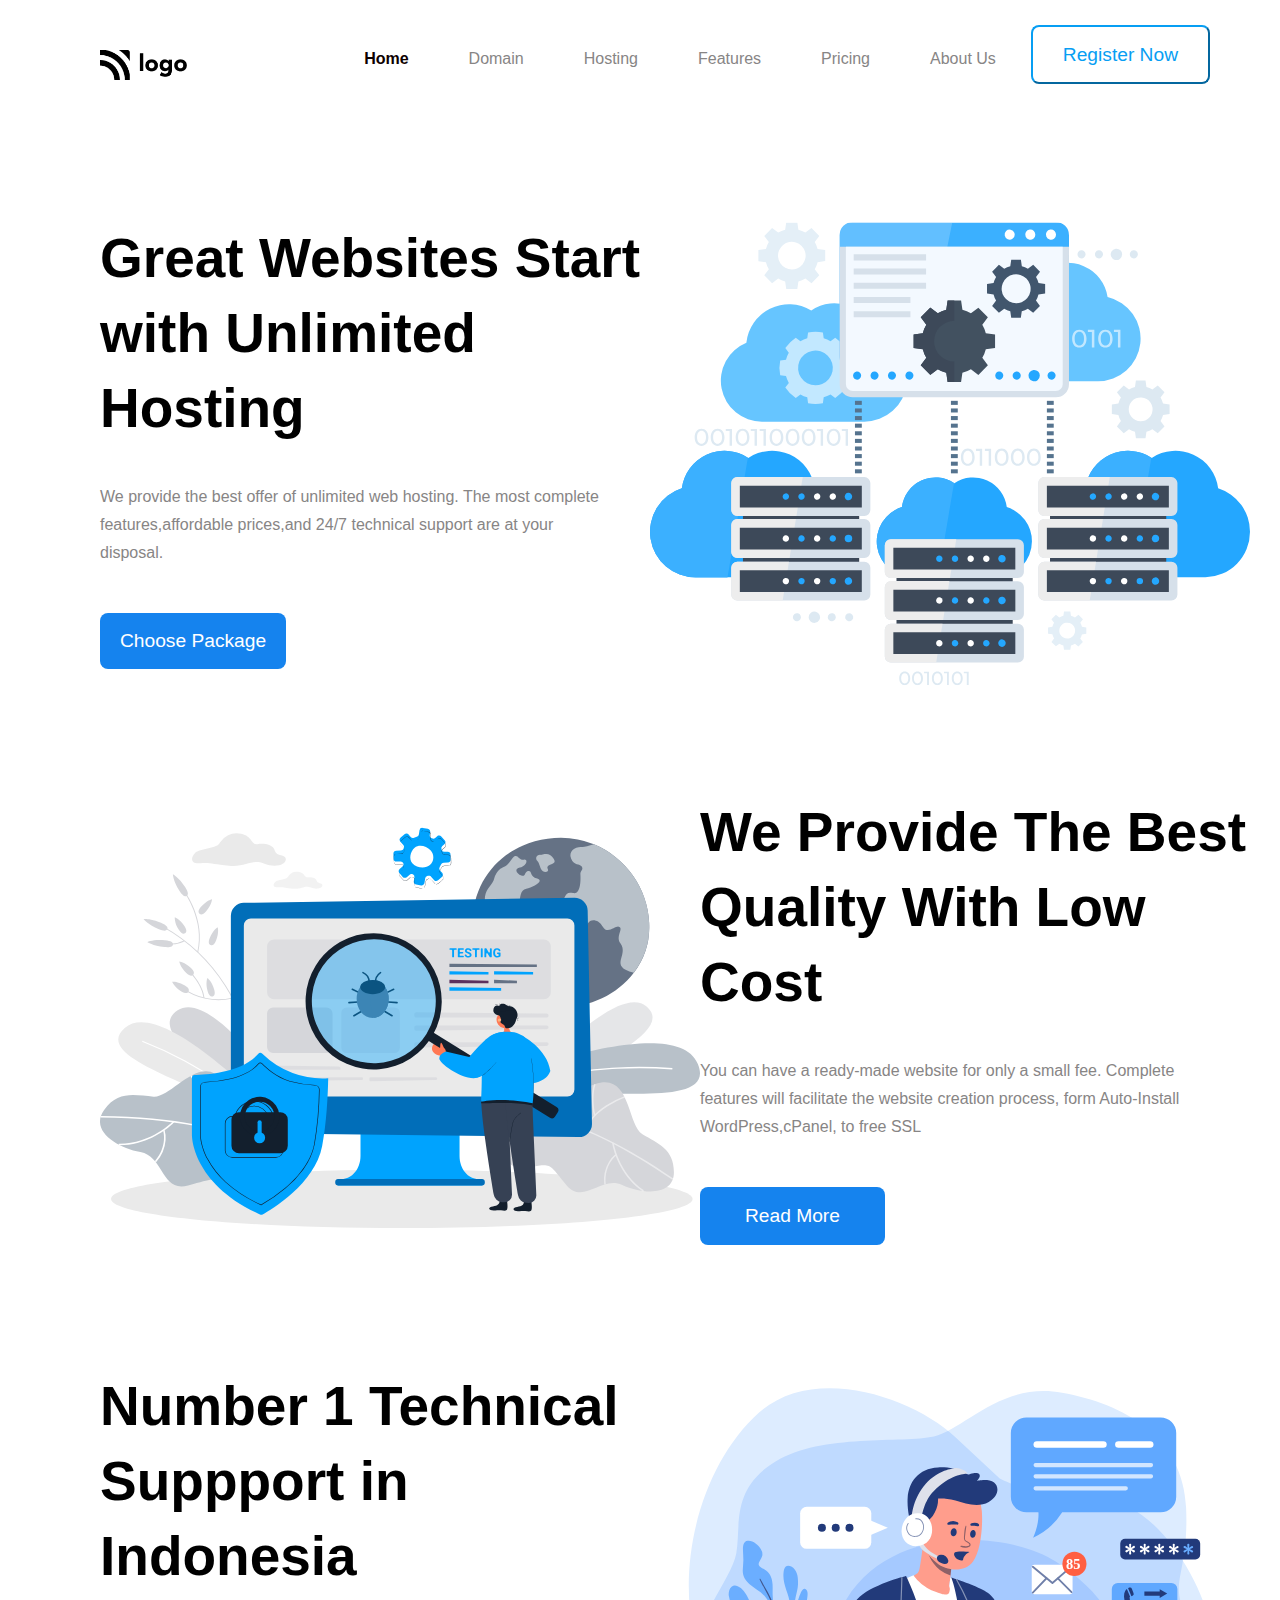
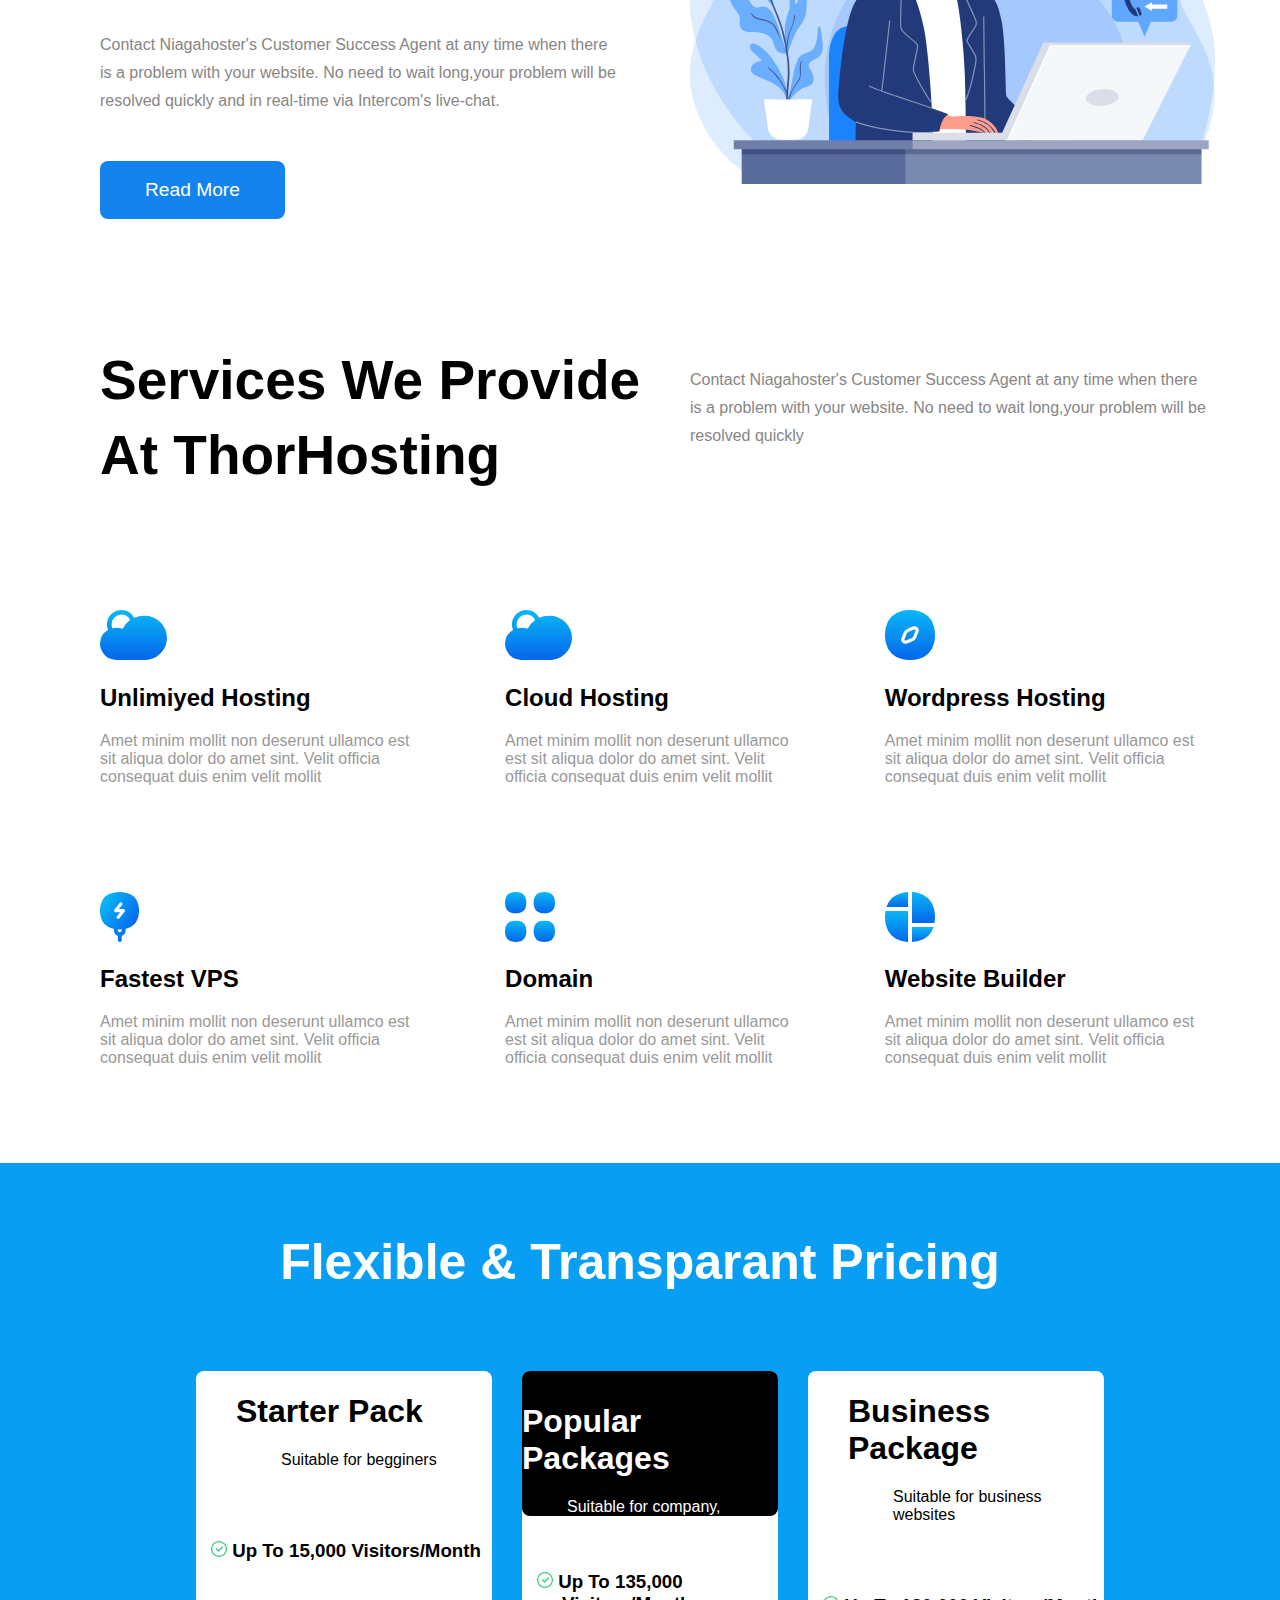
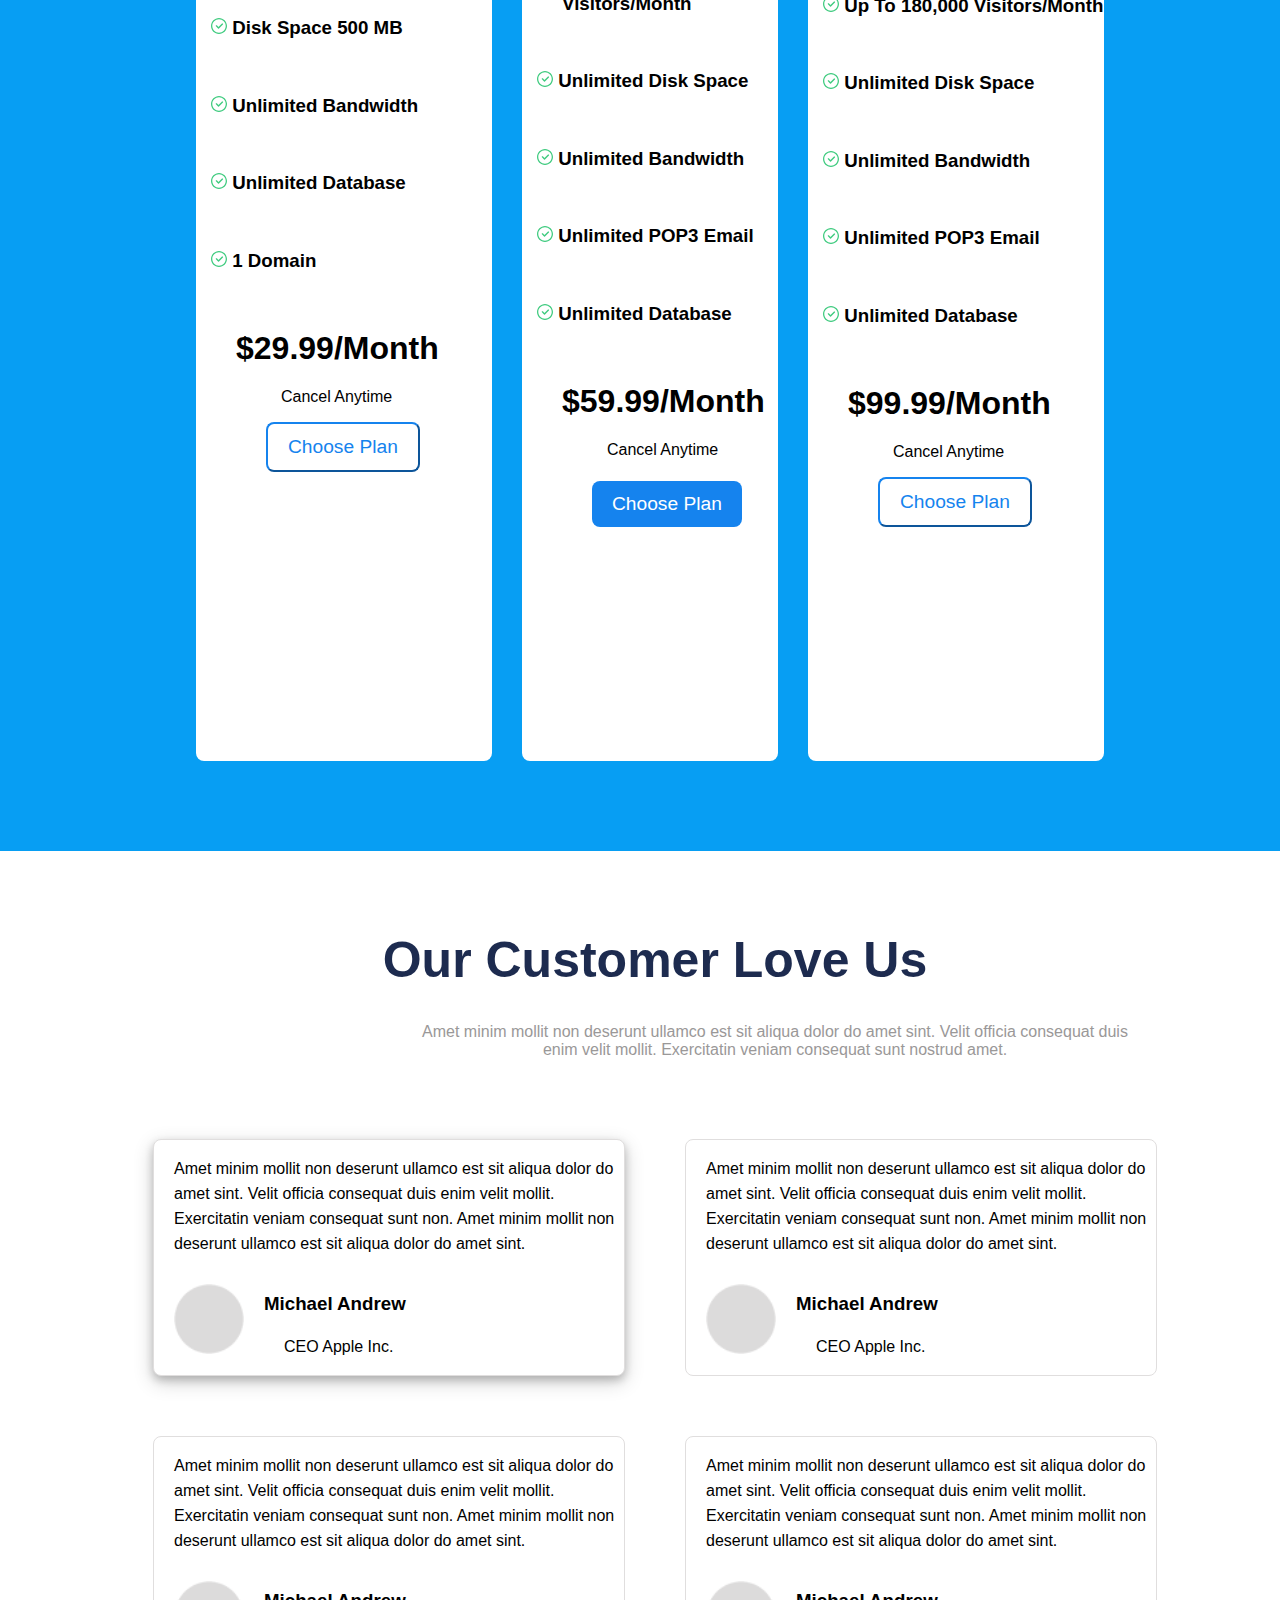
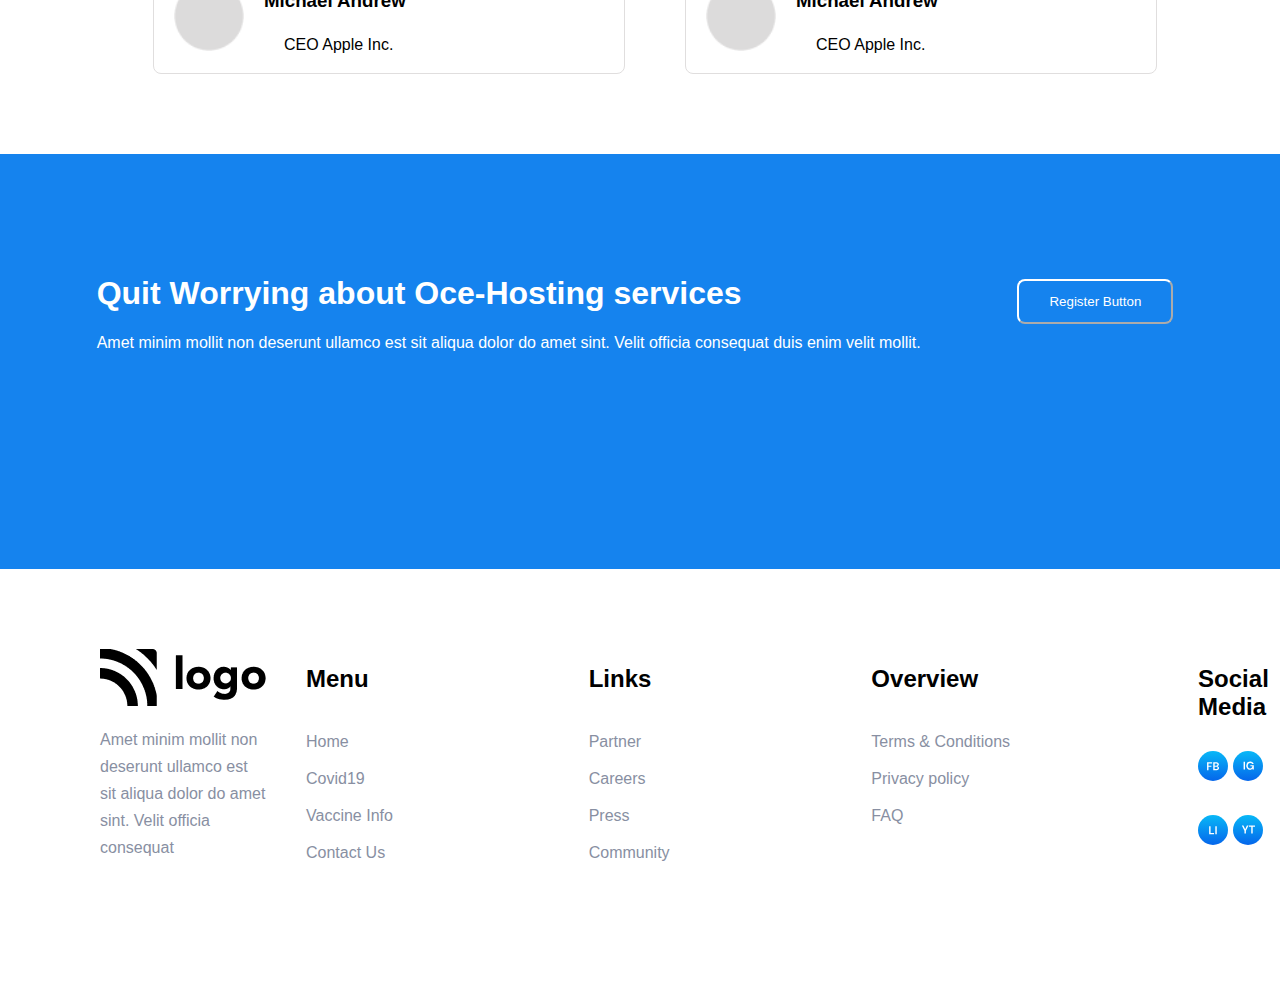
<file: Project-11/index.html>
<!DOCTYPE html>
<html lang="en">
  <head>
    <meta charset="UTF-8" />
    <meta http-equiv="X-UA-Compatible" content="IE=edge" />
    <meta name="viewport" content="width=device-width, initial-scale=1.0" />
    <title>P-11</title>
    <link rel="stylesheet" href="style.css" />
  </head>
  <body>
    <div class="nav">
      <div>
        <img src="Logo.png" alt="" class="logo" />
      </div>
      <div class="items">
        <div class="item">Home</div>
        <div class="item">Domain</div>
        <div class="item">Hosting</div>
        <div class="item">Features</div>
        <div class="item">Pricing</div>
        <div class="item">About Us</div>
        <button class="outline-btn-nav">Register Now</button>
      </div>   
    </div>
    <main>
      <div class="section1">
        <div class="text">
          <h1 class="Heading">Great Websites Start with Unlimited Hosting</h1>
          <p class="small-text">
            We provide the best offer of unlimited web hosting. The most
            complete features,affordable prices,and 24/7 technical support are
            at your disposal.
          </p>
          <button class="btn-main">Choose Package</button>
        </div>
        <div>
          <img src="assets/server.svg" alt="" class="sec-img" />
        </div>
      </div>
      <div class="section2">
        <div>
          <img src="assets/testing.svg" alt="" class="sec-img" />
        </div>
        <div class="text">
          <h1 class="Heading">We Provide The Best Quality With Low Cost</h1>
          <p class="small-text">
            You can have a ready-made website for only a small fee. Complete
            features will facilitate the website creation process, form
            Auto-Install WordPress,cPanel, to free SSL
          </p>
          <button class="read-btn">Read More</button>
        </div>
      </div>
      <div class="section3">
        <div class="text">
          <h1 class="Heading">Number 1 Technical Suppport in Indonesia</h1>
          <p class="small-text">
            Contact Niagahoster's Customer Success Agent at any time when there
            is a problem with your website. No need to wait long,your problem
            will be resolved quickly and in real-time via Intercom's live-chat.
          </p>
          <button class="read-btn">Read More</button>
        </div>
        <div>
          <img src="assets/technical.svg" alt="" class="sec-img" />
        </div>
      </div>
      <div class="section4">
        <div class="text">
          <h1 class="Heading">Services We Provide At ThorHosting</h1>
        </div>
        <p class="p-text">
          Contact Niagahoster's Customer Success Agent at any time when there is
          a problem with your website. No need to wait long,your problem will be
          resolved quickly
        </p>
      </div>
      <div class="section5">
        <div class="container1">
          <div>
            <img src="assets/cloud-hosting.svg" alt="" class="sec-5-img"/>
          </div>
          <div>
            <h2>Unlimiyed Hosting</h2>
          </div>
          <p class="sec-5-text">
            Amet minim mollit non deserunt ullamco est sit aliqua dolor do amet
            sint. Velit officia consequat duis enim velit mollit
          </p>
        </div>
        <div class="container2">
          <div>
            <img src="assets/cloud-hosting.svg" alt="" class="sec-5-img" />
          </div>
          <div>
            <h2>Cloud Hosting</h2>
          </div>
          <p class="sec-5-text">
            Amet minim mollit non deserunt ullamco est sit aliqua dolor do amet
            sint. Velit officia consequat duis enim velit mollit
          </p>
        </div>
        <div class="container3">
          <div>
            <img src="assets/wordpress-hosting.svg" alt="" class="sec-5-img" />
          </div>
          <div>
            <h2>Wordpress Hosting</h5>
          </div>
          <p class="sec-5-text">
            Amet minim mollit non deserunt ullamco est sit aliqua dolor do amet
            sint. Velit officia consequat duis enim velit mollit
          </p>
        </div>
        <div class="container4">
          <div>
            <img src="assets/vps.svg" alt="" class="sec-5-img" />
          </div>
          <div>
            <h2>Fastest VPS</h3>
          </div>
          <p class="sec-5-text">
            Amet minim mollit non deserunt ullamco est sit aliqua dolor do amet
            sint. Velit officia consequat duis enim velit mollit
          </p>
        </div>
        <div class="container5">
          <div>
            <img src="assets/Domain.svg" alt="" class="sec-5-img" />
          </div>
          <div>
            <h2>Domain</h2>
          </div>
          <p class="sec-5-text">
            Amet minim mollit non deserunt ullamco est sit aliqua dolor do amet
            sint. Velit officia consequat duis enim velit mollit
          </p>
        </div>
        <div class="container6">
          <div>
            <img src="assets/builder.svg" alt="" class="sec-5-img" />
          </div>
          <div>
            <h2>Website Builder</h5>
          </div>
          <p class="sec-5-text">
            Amet minim mollit non deserunt ullamco est sit aliqua dolor do amet
            sint. Velit officia consequat duis enim velit mollit
          </p>
        </div>
      </div>
    </main>
    
    <div class="all-s6">
      <h1 class="section6-head">Flexible & Transparant Pricing</h1>
     <div class="section6">
        <div class="col1">
         <h1>Starter Pack</h1>
         <p>Suitable for begginers</p>
         <br>
         <br>
         <h3> <img src="assets/green-tick-outline.svg" alt="" class="green-tik"> Up To 15,000 Visitors/Month</h3>
         <br>
         <h3> <img src="assets/green-tick-outline.svg" alt="" class="green-tik"> Disk Space 500 MB</h3>
         <br>
         <h3> <img src="assets/green-tick-outline.svg" alt="" class="green-tik"> Unlimited Bandwidth</h3>
         <br>
         <h3> <img src="assets/green-tick-outline.svg" alt="" class="green-tik"> Unlimited Database</h3>
         <br>
         <h3> <img src="assets/green-tick-outline.svg" alt="" class="green-tik"> 1 Domain</h3>
         <br>
         
         <h1>$29.99/Month </h1>
           <p>Cancel Anytime</p>
         <button class="btn-price">Choose Plan</button>
       </div>
       <div class="col2">
         <div class="bg-black">
         <h1>Popular Packages</h1>
         <p>Suitable for company, organization</p>
         </div>
         <br>
         <br>
         <h3 class="pl-40"> <img src="assets/green-tick-outline.svg" alt="" class="green-tik"> Up To 135,000 Visitors/Month</h3>
         <br>
         <h3 class="pl-40"> <img src="assets/green-tick-outline.svg" alt="" class="green-tik"> Unlimited Disk Space</h3>
         <br>
         <h3 class="pl-40"> <img src="assets/green-tick-outline.svg" alt="" class="green-tik"> Unlimited Bandwidth</h3>
         <br>
         <h3 class="pl-40"> <img src="assets/green-tick-outline.svg" alt="" class="green-tik"> Unlimited POP3 Email</h3>
         <br>
         <h3 class="pl-40"> <img src="assets/green-tick-outline.svg" alt="" class="green-tik"> Unlimited Database</h3>
         <br>
        
         <h1 class="pl-40" >$59.99/Month </h1>
          <p class="pl-40" >Cancel Anytime</p>
         <button class="btn-price-mid">Choose Plan</button>
       </div>
        <div class="col3">
          <h1>Business Package</h1>
          <p>Suitable for business websites</p>
          <br>
          <br>
          <h3> <img src="assets/green-tick-outline.svg" alt="" class="green-tik"> Up To 180,000 Visitors/Month</h3>
          <br>
          <h3> <img src="assets/green-tick-outline.svg" alt="" class="green-tik"> Unlimited Disk Space</h3>
          <br>
          <h3> <img src="assets/green-tick-outline.svg" alt="" class="green-tik"> Unlimited Bandwidth</h3>
          <br>
          <h3> <img src="assets/green-tick-outline.svg" alt="" class="green-tik"> Unlimited POP3 Email</h3>
          <br>
          <h3> <img src="assets/green-tick-outline.svg" alt="" class="green-tik"> Unlimited Database</h3>
          <br>
          
          <h1>$99.99/Month </h1>
            <p>Cancel Anytime</p>
          <button class="btn-price">Choose Plan</button>
       </div>
     </div>
    </div>
     <div class="section7">
        <div class="section7-head">
          <h1>Our Customer Love Us</h1>
          <p class="s7-text">Amet minim mollit non deserunt ullamco est sit aliqua dolor do amet sint. Velit officia consequat duis enim velit mollit. Exercitatin veniam consequat sunt nostrud amet.</p>
       </div>
       <div class="cards">
         <div class="card" style="box-shadow: 0 4px 8px 0 rgba(0, 0, 0, 0.2), 0 6px 20px 0 rgba(0, 0, 0, 0.19);">
           <p>Amet minim mollit non deserunt ullamco est sit aliqua dolor do amet sint. Velit officia consequat duis enim velit mollit. Exercitatin veniam consequat sunt non. Amet minim mollit non deserunt ullamco est sit aliqua dolor do amet sint. </p>
           <div class="contact">
             <div>
               <img src="assets/unnamed.png" alt="" class="contact-img">
            </div>
             <div>
              <h3>Michael Andrew</h3>
              <p>CEO Apple Inc.</p>
             </div>
           </div>
         </div>
         <div class="card">
           <p>Amet minim mollit non deserunt ullamco est sit aliqua dolor do amet sint. Velit officia  consequat duis enim velit mollit. Exercitatin veniam consequat sunt non. Amet minim mollit non deserunt ullamco est sit aliqua dolor do amet sint. </p>
           <div class="contact">
             <div>
               <img src="assets/unnamed.png" alt="" class="contact-img">
             </div>
             <div>
              <h3>Michael Andrew</h3>
              <p>CEO Apple Inc.</p>
             </div>
           </div>
          </div>
         <div class="card">
           <p>Amet minim mollit non deserunt ullamco est sit aliqua dolor do amet sint. Velit officia consequat duis enim velit mollit. Exercitatin veniam consequat sunt non. Amet minim mollit 
           non deserunt ullamco est sit aliqua dolor do amet sint. </p>
           <div class="contact">
             <div>
               <img src="assets/unnamed.png" alt="" class="contact-img">
             </div>
             <div>
             <h3>Michael Andrew</h3>
             <p>CEO Apple Inc.</p>
             </div>
           </div>
         </div>
         <div class="card">
           <p>Amet minim mollit non deserunt ullamco est sit aliqua dolor do amet sint. Velit officia consequat duis enim velit mollit. Exercitatin veniam consequat sunt non. Amet minim mollit non deserunt ullamco est sit aliqua dolor do amet sint. </p>
           <div class="contact">
              <div>
               <img src="assets/unnamed.png" alt="" class="contact-img">
              </div>
             <div>
              <h3>Michael Andrew</h3>
              <p>CEO Apple Inc.</p>
             </div>
           </div>
         </div>
       </div>
      </div>
     <div class="section8">
       <div>
         <h1>Quit Worrying about Oce-Hosting services</h1>
         <p>Amet minim mollit non deserunt ullamco est sit aliqua dolor do amet sint. Velit officia consequat duis enim velit mollit.</p>
       </div>
       <div>
         <button class="outline-btn">Register Button</button>
       </div>
     </div>
    <footer>
     <div class="section9">
       <div class="logo-p">
         <img src="Logo.png" alt="">
         <p>Amet minim mollit non deserunt ullamco est sit aliqua dolor do amet sint. Velit officia consequat</p>
       </div>
        <div class="lists">
         <ul>
           <div class="list">Menu</div>
           <li class="list-style">Home</li>
           <li class="list-style">Covid19</li>
           <li class="list-style">Vaccine Info</li>
           <li class="list-style">Contact Us</li>
          </ul>
         <ul>
           <div class="list">Links</div>
           <li class="list-style">Partner</li>
           <li class="list-style">Careers</li>
           <li class="list-style">Press</li>
           <li class="list-style">Community</li>
         </ul>
         <ul>
           <div class="list">Overview</div>
           <li class="list-style">Terms & Conditions</li>
           <li class="list-style">Privacy policy</li>
           <li class="list-style">FAQ</li>
          </ul>
          <ul>
            <div class="list-last">Social Media</div>
            <img src="assets/fb.svg" alt="" srcset="" class="social-icons">
            <img src="assets/ig.svg" alt="" srcset="" class="social-icons">
            <img src="assets/linked-in.svg" alt="" srcset="" class="social-icons">
            <img src="assets/youtube.svg" alt="" srcset="" class="social-icons">
          </ul>
        </div>
      </div>
   </footer>
 </body>
</html>
</file>
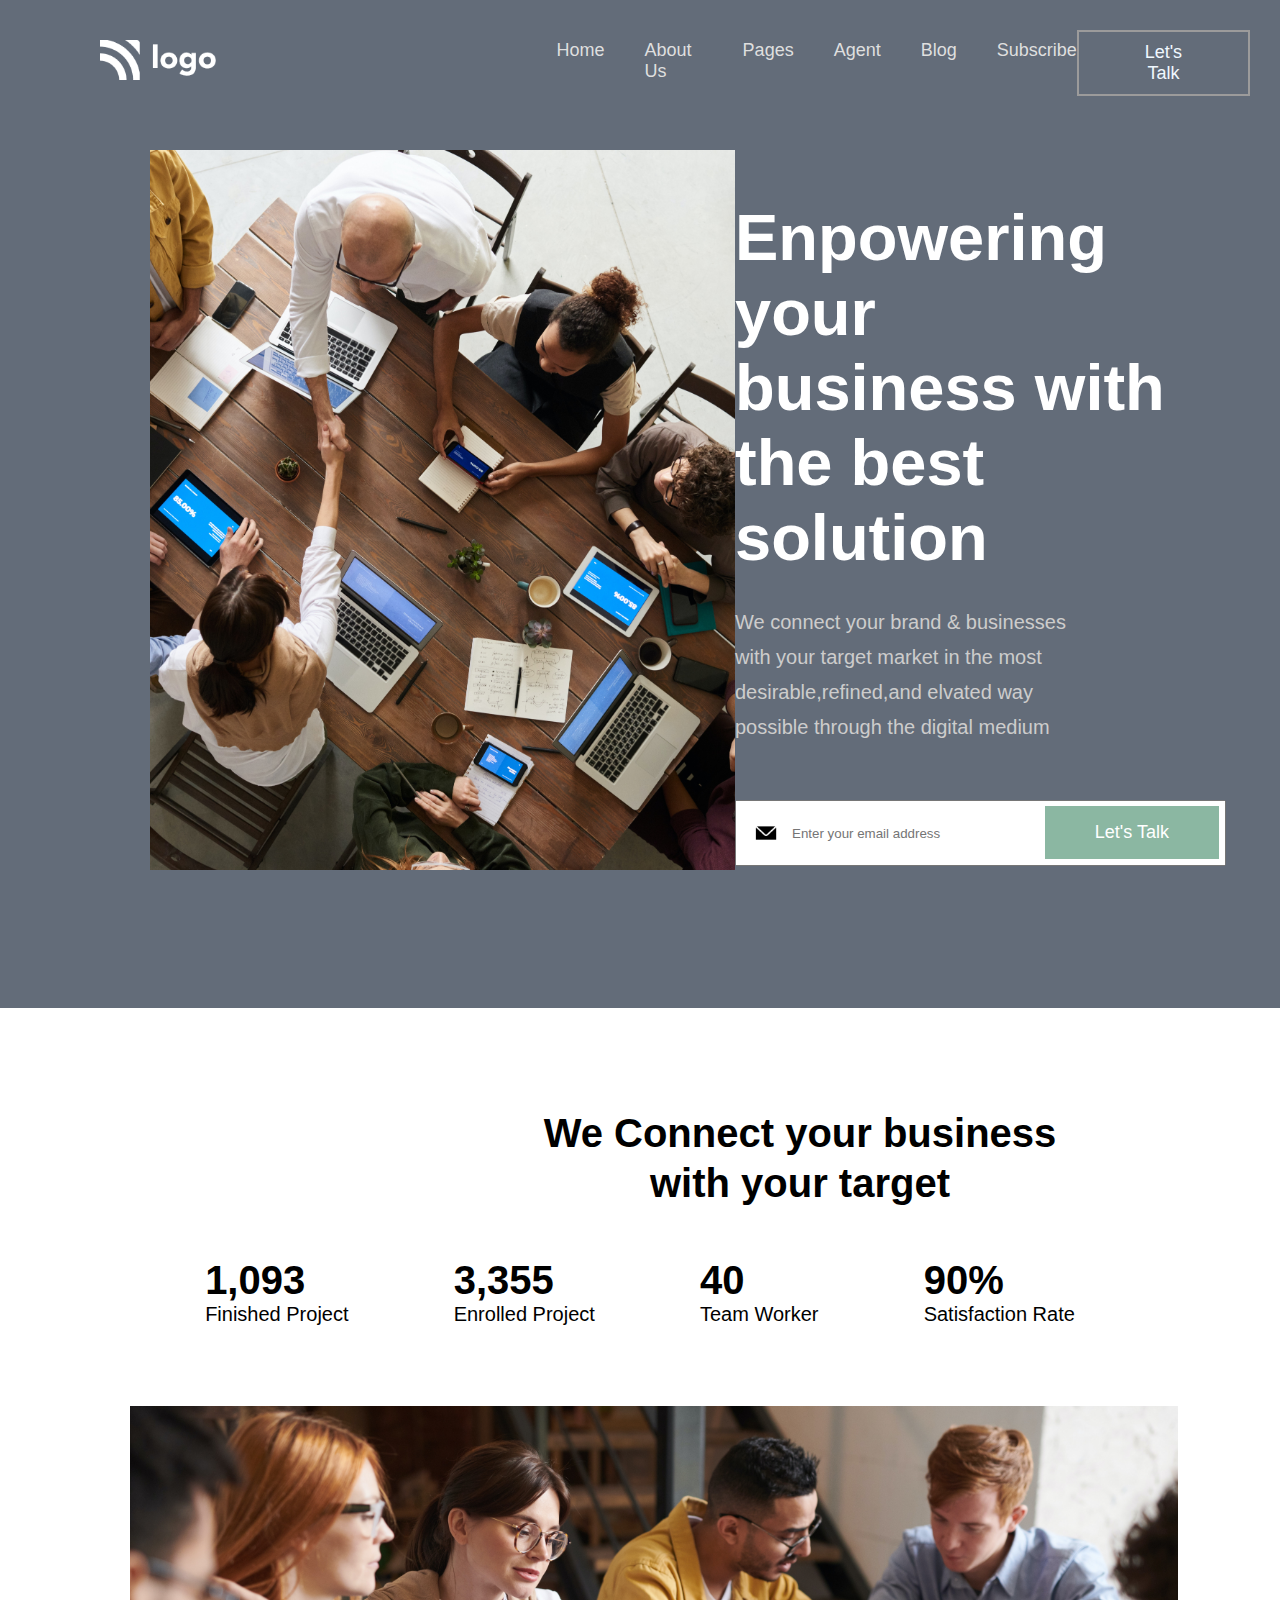
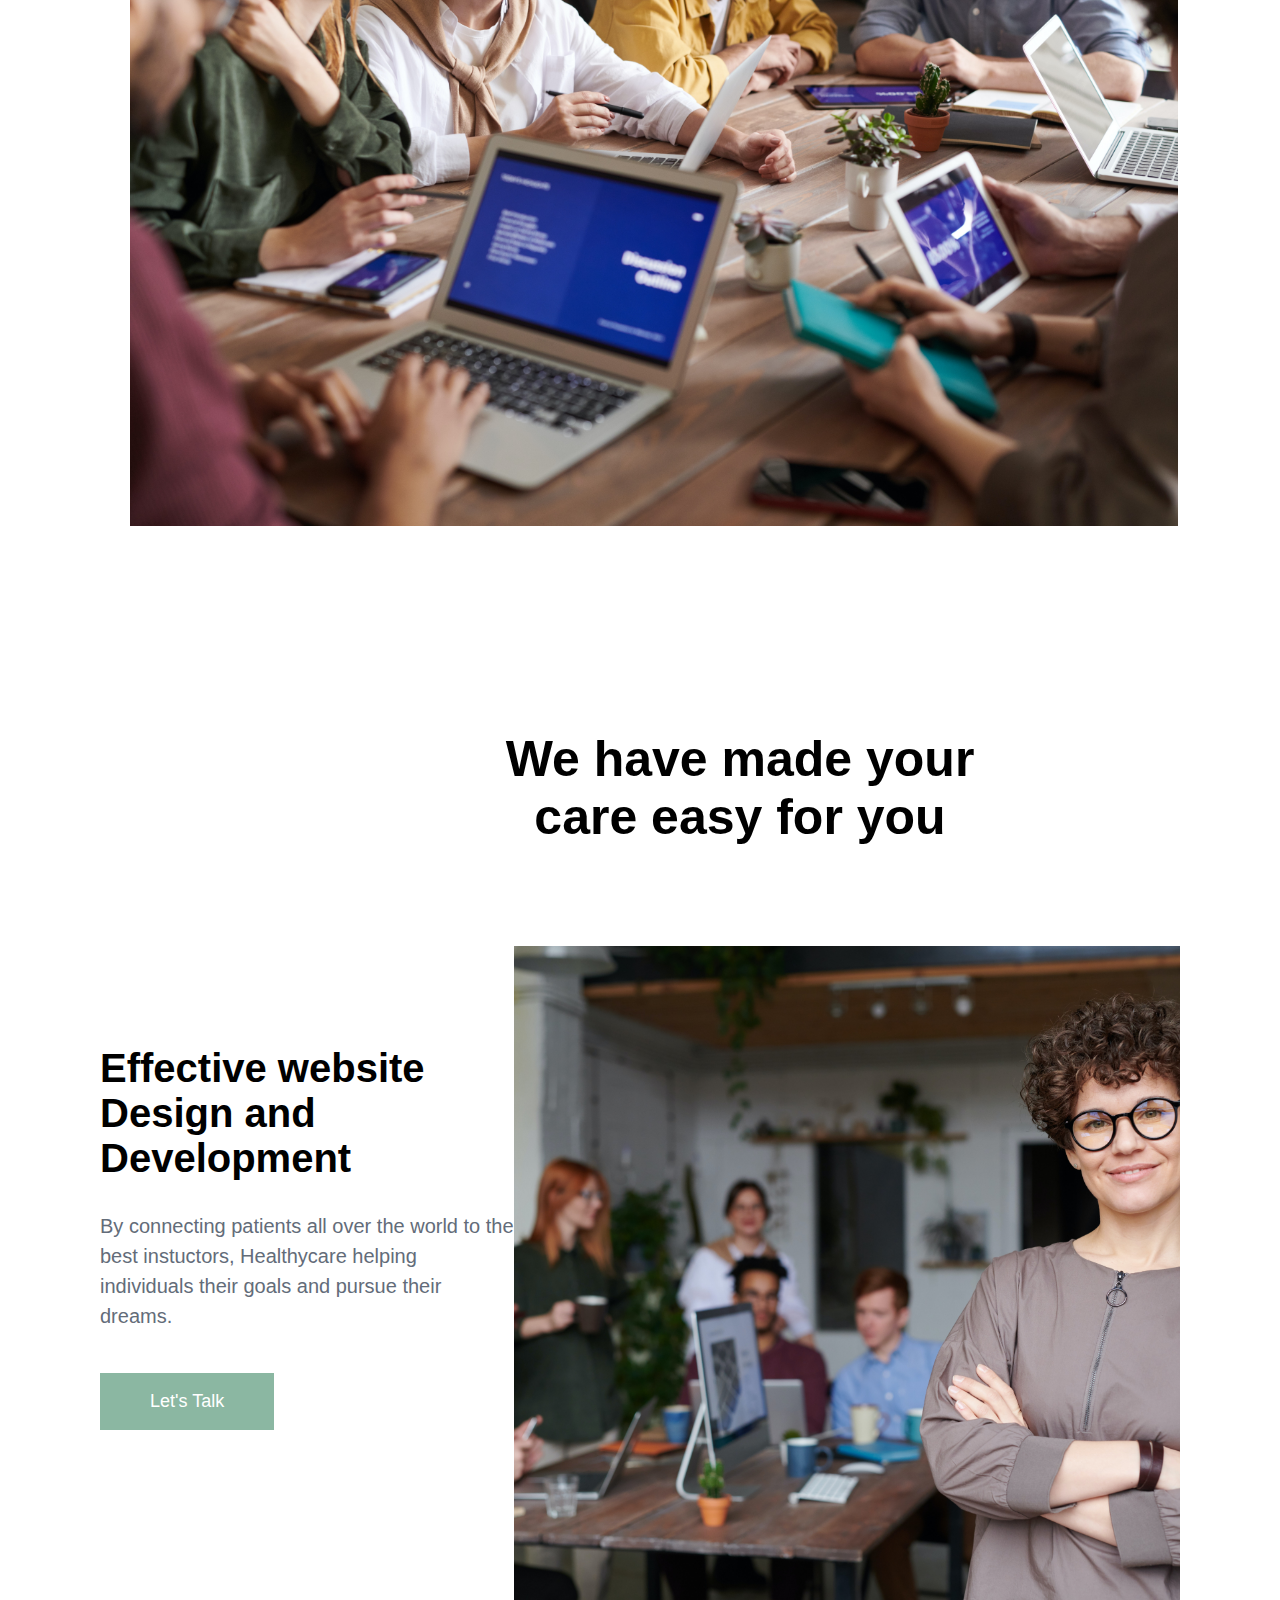
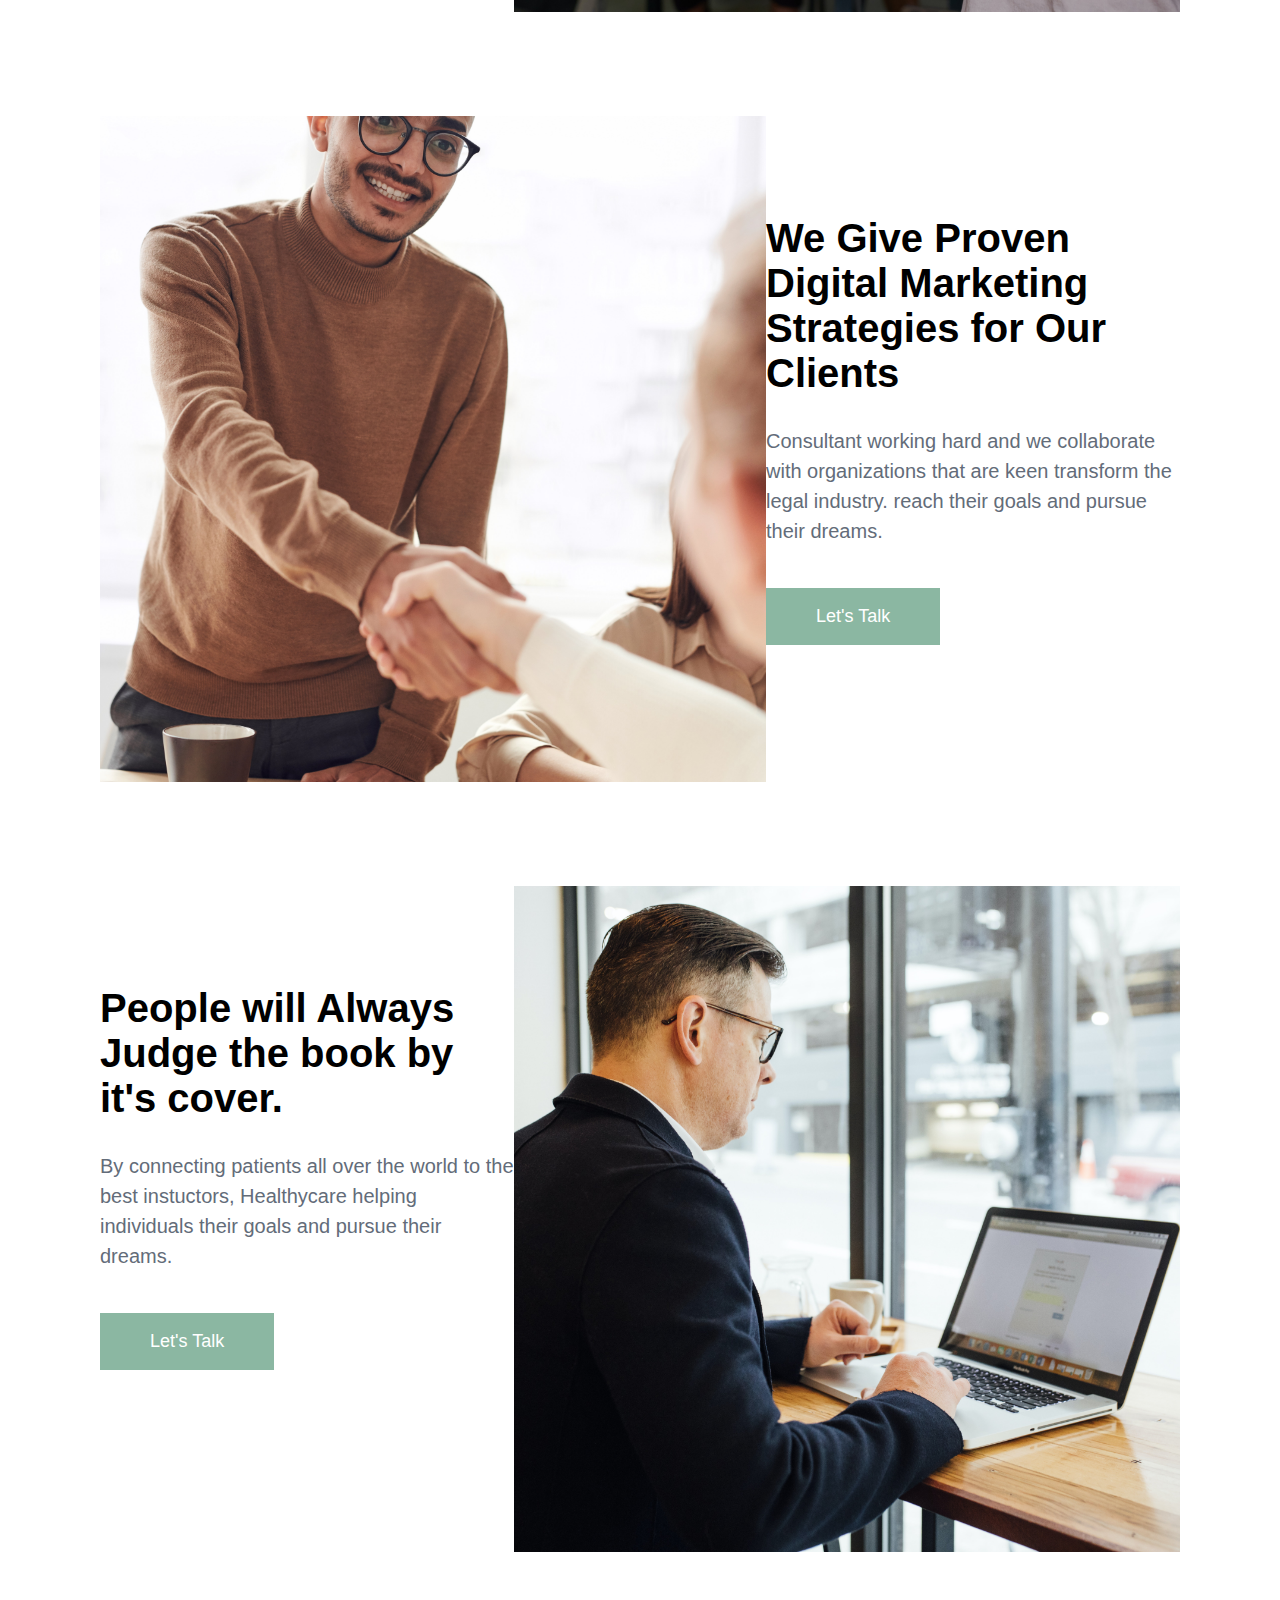
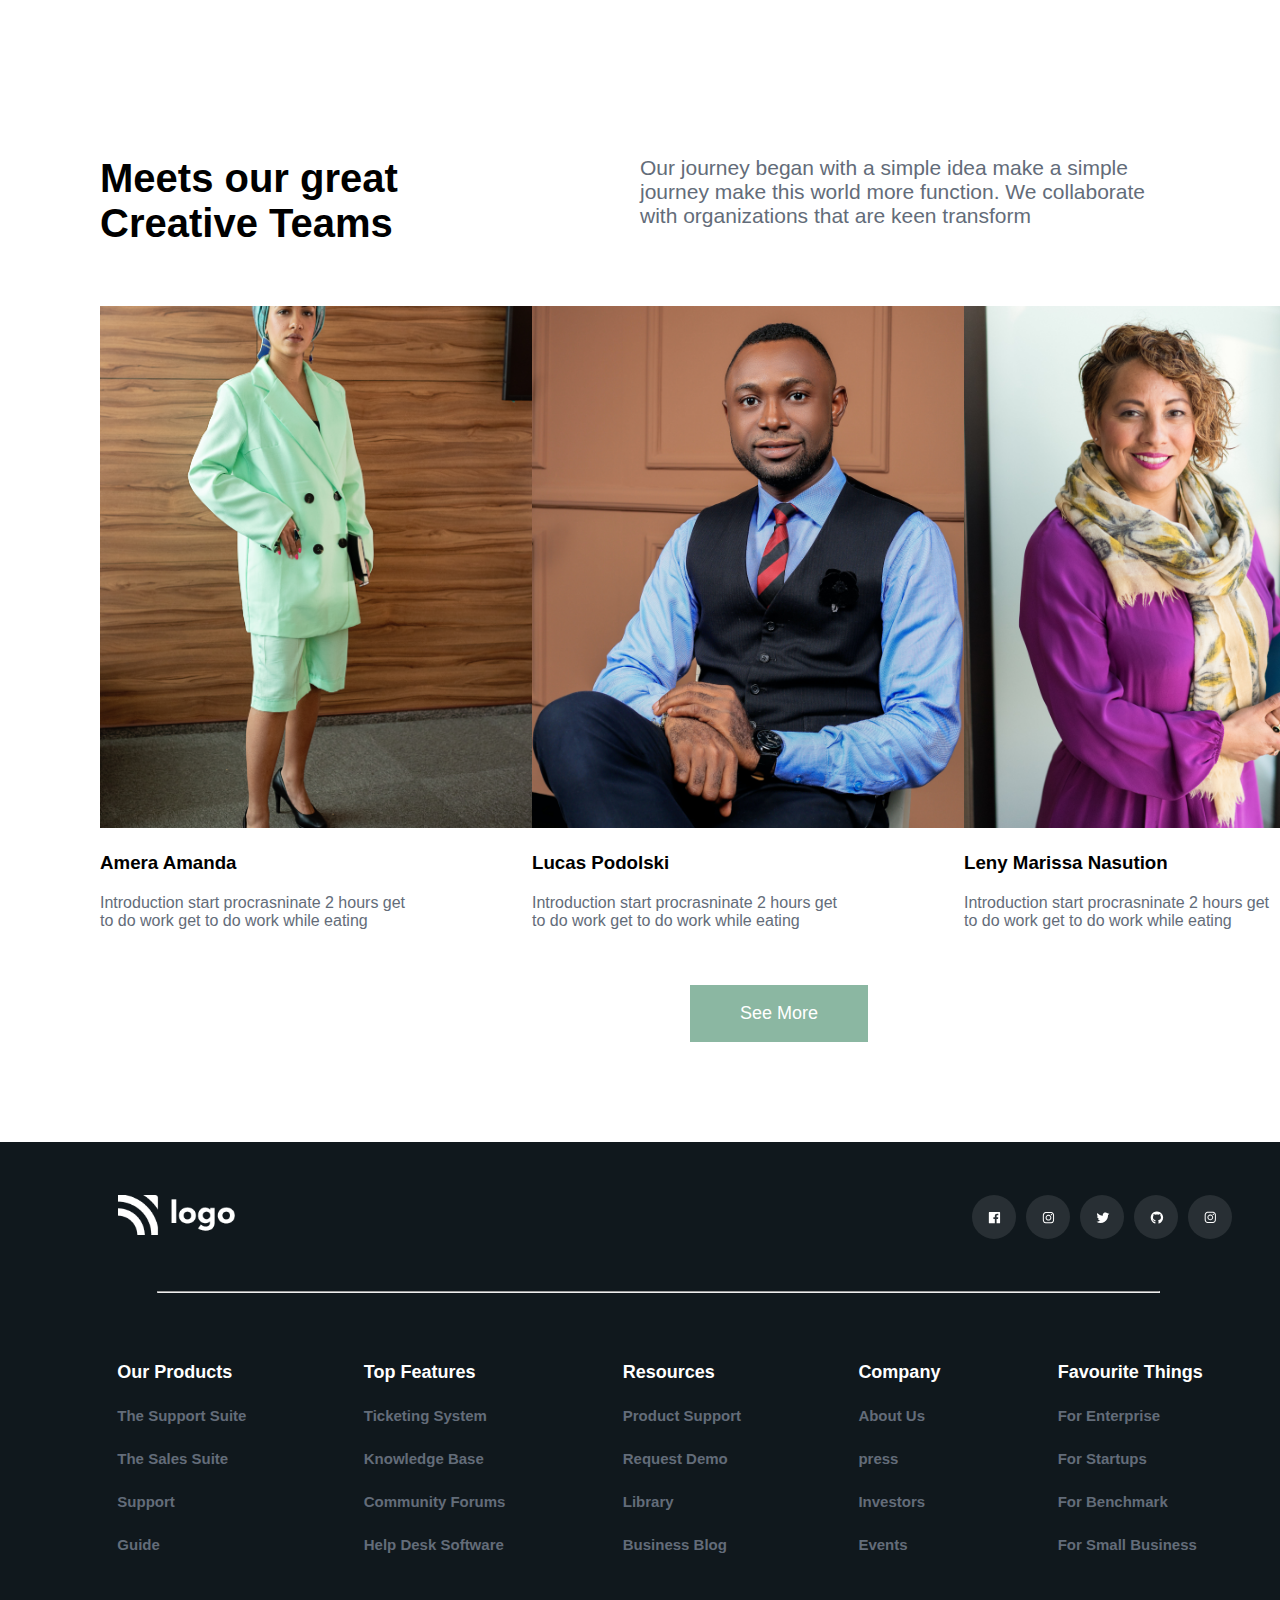
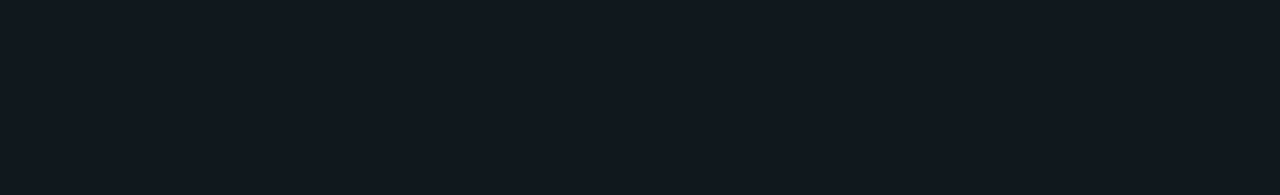
<file: Project-12/index.html>
<!DOCTYPE html>
<html lang="en">
  <head>
    <meta charset="UTF-8" />
    <meta http-equiv="X-UA-Compatible" content="IE=edge" />
    <meta name="viewport" content="width=device-width, initial-scale=1.0" />
    <title>P-12</title>
    <link rel="stylesheet" href="style.css" />
  </head>
  <body>
    <div class="header-section">
      <div class="navbar">
        <div>
          <img src="assets/white-logo.png" alt="" class="logo" />
        </div>
        <ul class="items">
          <li class="item">Home</li>
          <li class="item">About Us</li>
          <li class="item">Pages</li>
          <li class="item">Agent</li>
          <li class="item">Blog</li>
          <li class="item">Subscribe</li>
        </ul>
        <div>
          <button class="outline-btn">Let's Talk</button>
        </div>
      </div>
      <div class="discription-img-1">
        <div>
          <img src="assets/group-photo.jpg" alt="" class="img" />
        </div>
        <div class="discription-1">
          <h1>Enpowering your business with the best solution</h1>
          <p>
            We connect your brand & businesses with your target market in the
            most desirable,refined,and elvated way possible through the digital
            medium
          </p>
          <div class="buttonIn">
            <img class="email-logo" src="assets/email-logo.png" />
            <input
              type="text"
              id="enter"
              placeholder="Enter your email address"
              class="input-text"
            />
            <button id="clear">Let's Talk</button>
          </div>
        </div>
      </div>
    </div>
    <div class="main-section">
      <div class="business-details">
        <h1>We Connect your business with your target</h1>
        <div class="ul-num">
          <li>
            1,093
            <p>Finished Project</p>
          </li>
          <li>
            3,355
            <p>Enrolled Project</p>
          </li>
          <li>
            40
            <p>Team Worker</p>
          </li>
          <li>
            90%
            <p>Satisfaction Rate</p>
          </li>
        </div>
      </div>
      <img src="assets/developer-image.jpg" alt="" class="developer-img" />
      <h1 class="head-2">We have made your care easy for you</h1>
      <div class="discription-img">
        <div class="discription">
          <h1>Effective website Design and Development</h1>
          <p>
            By connecting patients all over the world to the best instuctors,
            Healthycare helping individuals their goals and pursue their dreams.
          </p>
          <button>Let's Talk</button>
        </div>
        <div>
          <img src="assets/hero-image.jpg" alt="" class="Hero-img" />
        </div>
      </div>
      <div class="discription-img">
        <div>
          <img src="assets/hero-image-2.jpg" alt="" class="Hero-img" />
        </div>
        <div class="discription">
          <h1>We Give Proven Digital Marketing Strategies for Our Clients</h1>
          <p>
            Consultant working hard and we collaborate with organizations that
            are keen transform the legal industry. reach their goals and pursue
            their dreams.
          </p>
          <button>Let's Talk</button>
        </div>
      </div>
      <div class="discription-img">
        <div class="discription">
          <h1>People will Always Judge the book by it's cover.</h1>
          <p>
            By connecting patients all over the world to the best instuctors,
            Healthycare helping individuals their goals and pursue their dreams.
          </p>
          <button>Let's Talk</button>
        </div>
        <div>
          <img src="assets/hero-image-3.jpg" alt="" class="Hero-img" />
        </div>
      </div>
      <div class="discription-h1-p">
        <div class="discription-h1">
          <h1>Meets our great Creative Teams</h1>
        </div>
        <div class="discription-p">
          <p>
            Our journey began with a simple idea make a simple journey make this
            world more function. We collaborate with organizations that are keen
            transform
          </p>
        </div>
      </div>
      <div class="team-details">
        <div>
          <img src="assets/image-team.jpg" alt="" class="img-team" />
          <h3>Amera Amanda</h3>
          <p>
            Introduction start procrasninate 2 hours get to do work get to do
            work while eating
          </p>
        </div>
        <div>
          <img src="assets/image-team-2.jpg" alt="" class="img-team" />
          <h3>Lucas Podolski</h3>
          <p>
            Introduction start procrasninate 2 hours get to do work get to do
            work while eating
          </p>
        </div>
        <div>
          <img src="assets/image-team-3.jpg" alt="" class="img-team" />
          <h3>Leny Marissa Nasution</h3>
          <p>
            Introduction start procrasninate 2 hours get to do work get to do
            work while eating
          </p>
        </div>
      </div>
      <button class="btn-more">See More</button>
    </div>
    <div class="footer-section">
      <div class="socialMedia-logo">
        <div>
          <img src="assets/white-logo.png" alt="" class="logo" />
        </div>
        <div class="social-media-icon">
          <img src="social-icons/fb.svg" alt="" class="logo-SM" />
          <img src="social-icons/in-2.svg" alt="" class="logo-SM" />
          <img src="social-icons/tw.svg" alt="" class="logo-SM" />
          <img src="social-icons/gh.svg" alt="" />
          <img src="social-icons/in.svg" alt="" class="logo-SM" />
        </div>
      </div>
      <hr class="hr-tag" />
      <div class="link-details">
        <ul>
          <li>Our Products</li>
          <li>The Support Suite</li>
          <li>The Sales Suite</li>
          <li>Support</li>
          <li>Guide</li>
        </ul>
        <ul>
          <li>Top Features</li>
          <li>Ticketing System</li>
          <li>Knowledge Base</li>
          <li>Community Forums</li>
          <li>Help Desk Software</li>
        </ul>
        <ul>
          <li>Resources</li>
          <li>Product Support</li>
          <li>Request Demo</li>
          <li>Library</li>
          <li>Business Blog</li>
        </ul>
        <ul>
          <li>Company</li>
          <li>About Us</li>
          <li>press</li>
          <li>Investors</li>
          <li>Events</li>
        </ul>
        <ul>
          <li>Favourite Things</li>
          <li>For Enterprise</li>
          <li>For Startups</li>
          <li>For Benchmark</li>
          <li>For Small Business</li>
        </ul>
      </div>
    </div>
  </body>
</html>
</file>
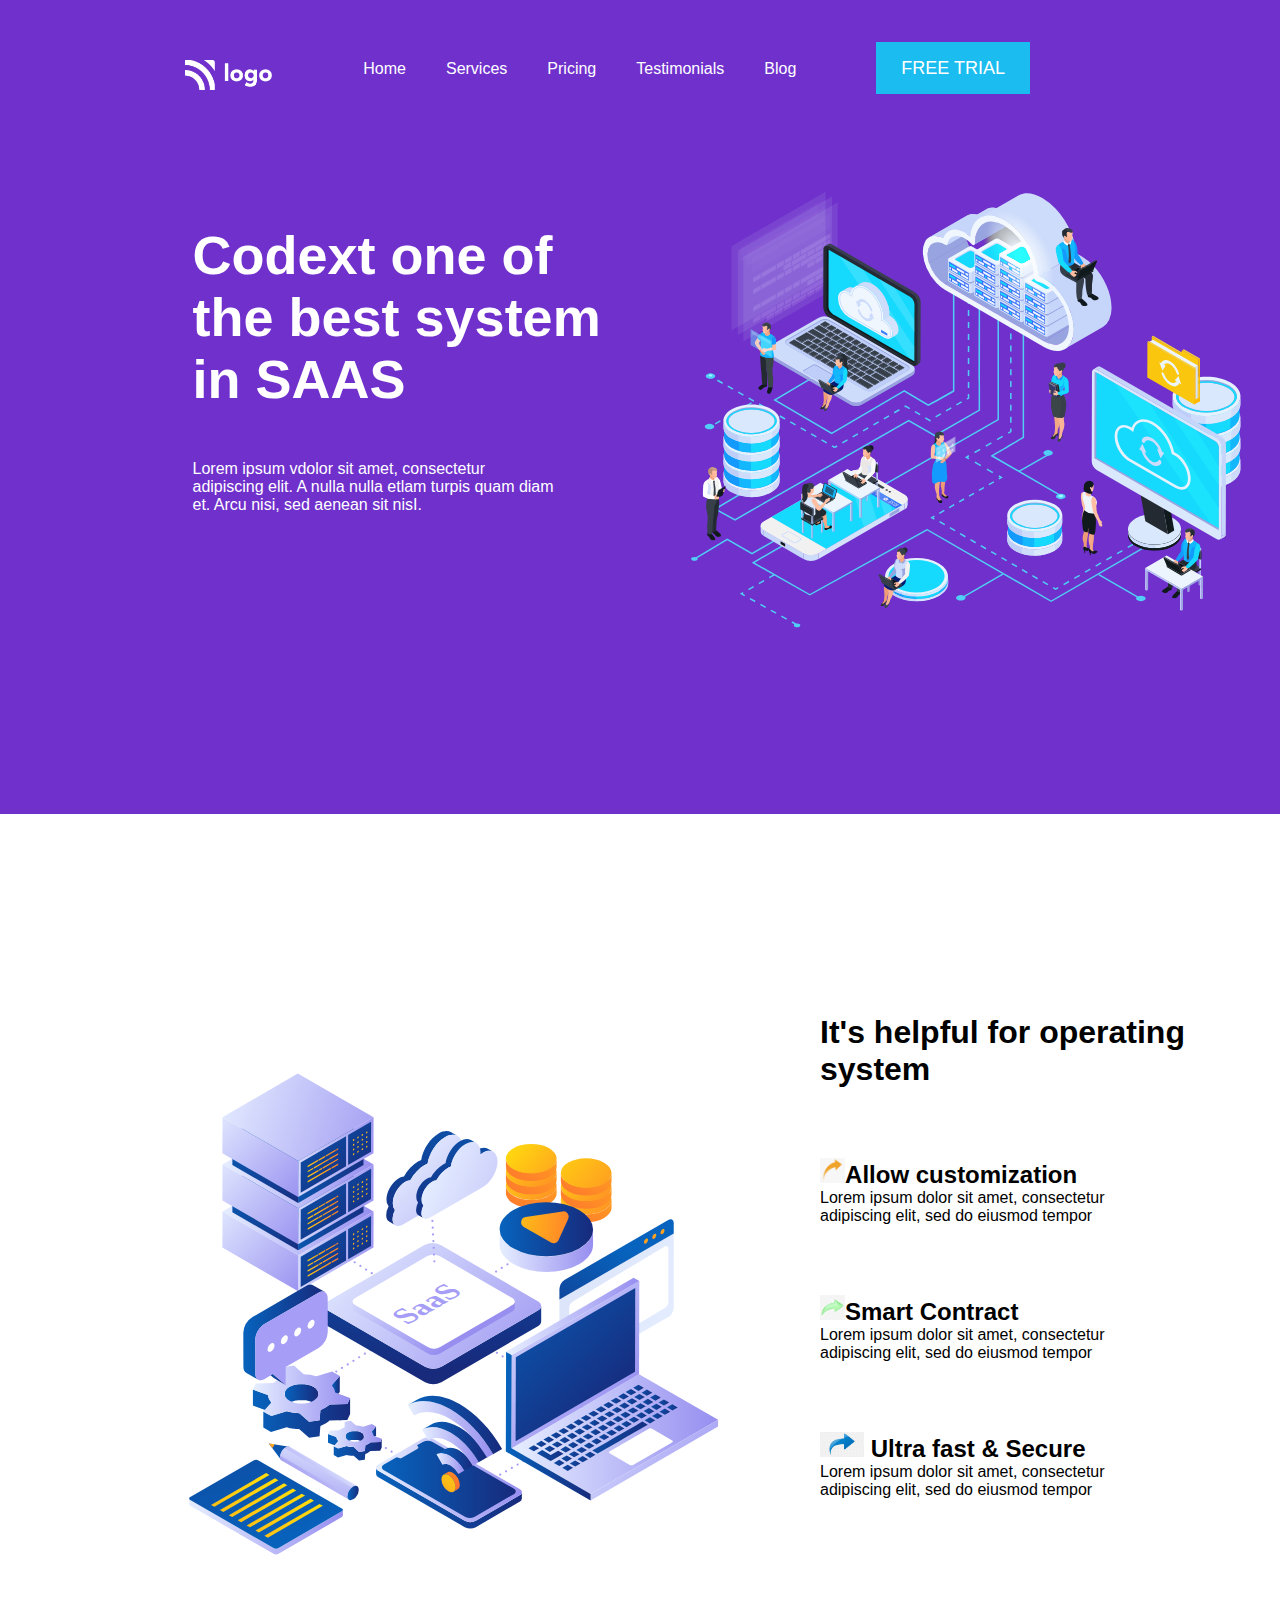
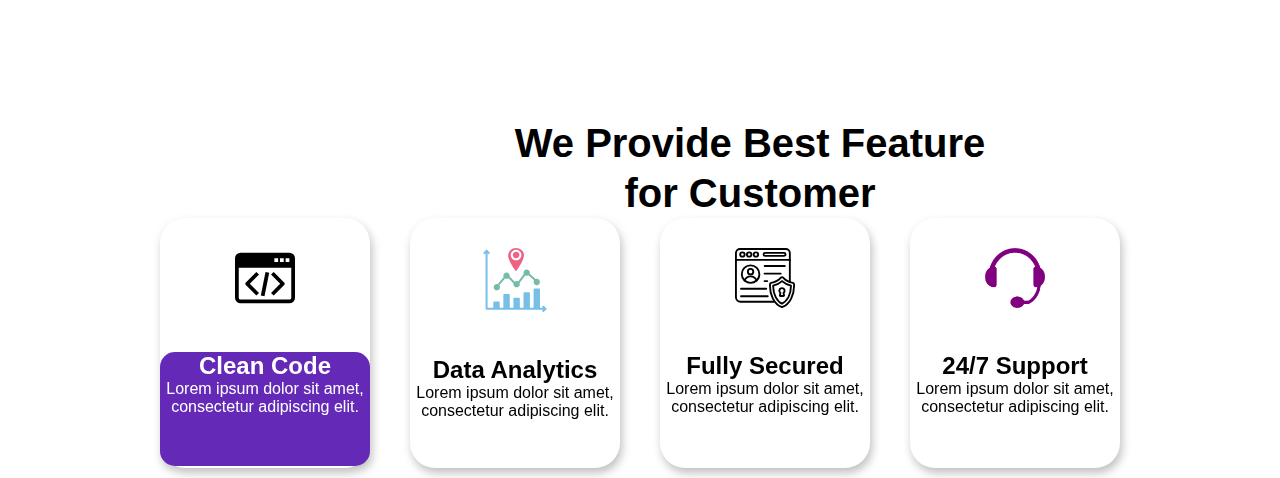
<file: Project-13/index.html>
<!DOCTYPE html>
<html lang="en">
  <head>
    <meta charset="UTF-8" />
    <meta http-equiv="X-UA-Compatible" content="IE=edge" />
    <meta name="viewport" content="width=device-width, initial-scale=1.0" />
    <title>P-13</title>
    <link rel="stylesheet" href="style.css" />
  </head>
  <body>
    <div class="container-2">
      <div class="navbar">
        <div>
          <img src="white-logo.png" alt="" class="logo" />
        </div>
        <div class="items">
          <div class="item">Home</div>
          <div class="item">Services</div>
          <div class="item">Pricing</div>
          <div class="item">Testimonials</div>
          <div class="item">Blog</div>
          <button class="btn-trial">FREE TRIAL</button>
        </div>
      </div>
      <div class="Description-img">
        <div>
          <h1>Codext one of the best system in SAAS</h1>
          <p>
            Lorem ipsum vdolor sit amet, consectetur adipiscing elit. A nulla
            nulla etlam turpis quam diam et. Arcu nisi, sed aenean sit nisI.
          </p>
        </div>
        <div>
          <img src="30495 [Converted]-01.svg" alt="" class="images" />
        </div>
      </div>
    </div>
    <div class="main-sec" style="margin-left: 150px">
      <div>
        <img src="Saas illustration-01.svg" alt="" class="images" />
      </div>
      <div>
        <h1 class="header">It's helpful for operating system</h1>
        <div class="container">
          <h2>
            <img src="image3.png" alt="" class="arrow" />Allow customization
          </h2>
          <p>
            Lorem ipsum dolor sit amet, consectetur adipiscing elit, sed do
            eiusmod tempor
          </p>
        </div>
        <div class="container">
          <h2><img src="images4.png" alt="" class="arrow" />Smart Contract</h2>
          <p>
            Lorem ipsum dolor sit amet, consectetur adipiscing elit, sed do
            eiusmod tempor
          </p>
        </div>
        <div class="container">
          <h2>
            <img src="arrow.png" alt="" class="arrow" /> Ultra fast & Secure
          </h2>
          <p>
            Lorem ipsum dolor sit amet, consectetur adipiscing elit, sed do
            eiusmod tempor
          </p>
        </div>
      </div>
    </div>
    <h1 class="header2">We Provide Best Feature for Customer</h1>
    <div class="footer-sec">
      <div class="cards">
        <div class="card">
          <img src="web-developing.svg" alt="" height="60px" />
          <div class="text" style="background-color: #6429b7; color: white">
            <h2>Clean Code</h2>
            <p>Lorem ipsum dolor sit amet, consectetur adipiscing elit.</p>
          </div>
        </div>
        <div class="card">
          <img src="data-analytics.svg" alt="" />
          <div class="text">
            <h2>Data Analytics</h2>
            <p>Lorem ipsum dolor sit amet, consectetur adipiscing elit.</p>
          </div>
        </div>
        <div class="card">
          <img src="secured-profile.svg" alt="" height="60px" />
          <div class="text">
            <h2>Fully Secured</h2>
            <p>Lorem ipsum dolor sit amet, consectetur adipiscing elit.</p>
          </div>
        </div>
        <div class="card">
          <img src="headphone.png" alt="" height="60px" />
          <div class="text">
            <h2>24/7 Support</h2>
            <p>Lorem ipsum dolor sit amet, consectetur adipiscing elit.</p>
          </div>
        </div>
      </div>
    </div>
  </body>
</html>
</file>
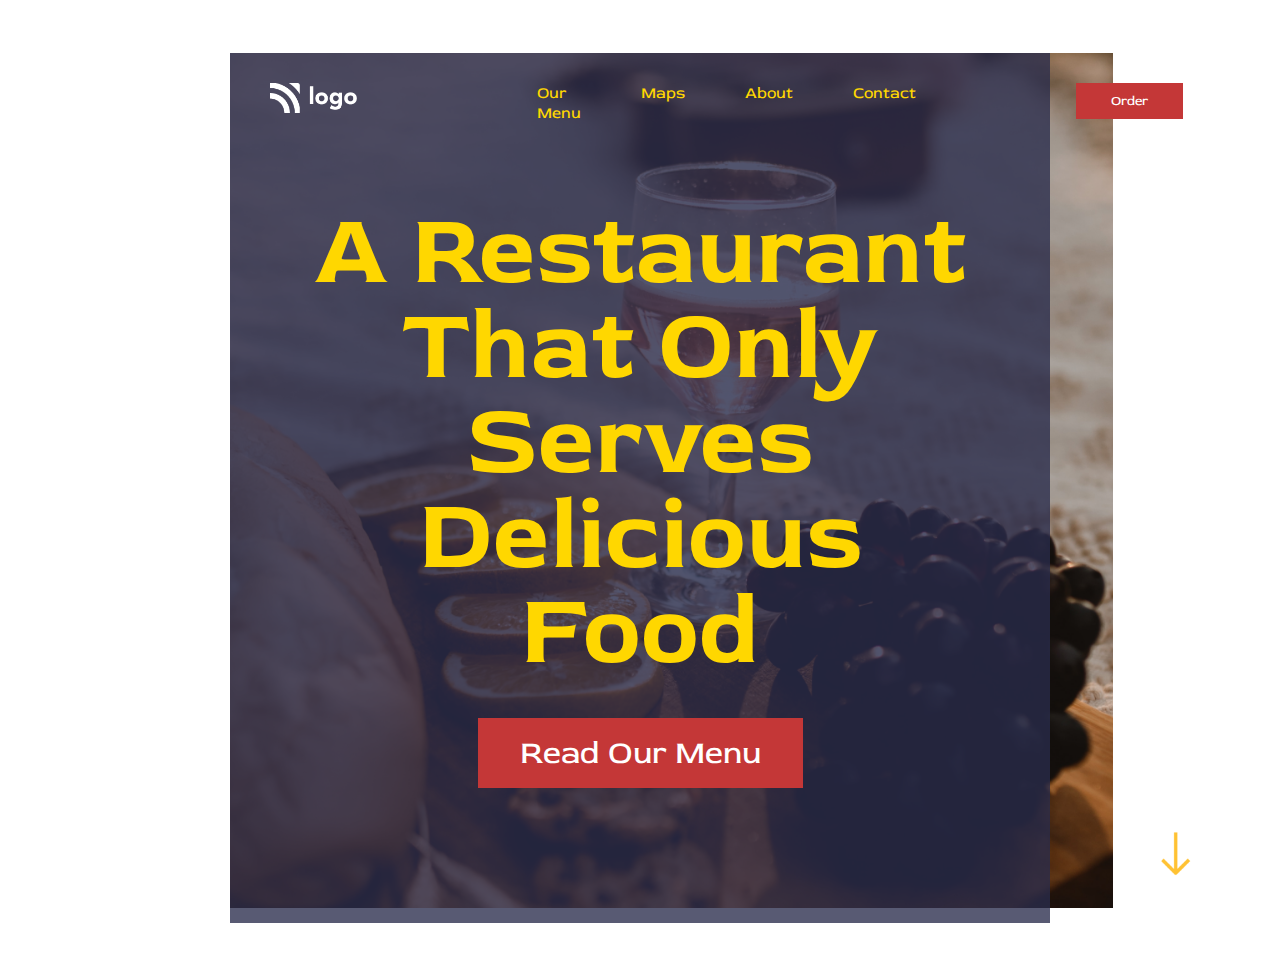
<file: Project-2/index.html>
<!DOCTYPE html>
<html lang="en">
  <head>
    <meta charset="UTF-8" />
    <meta http-equiv="X-UA-Compatible" content="IE=edge" />
    <meta name="viewport" content="width=device-width, initial-scale=1.0" />
    <link rel="stylesheet" href="style.css" />

    <link rel="preconnect" href="https://fonts.googleapis.com" />
    <link rel="preconnect" href="https://fonts.gstatic.com" crossorigin />
    <link
      href="https://fonts.googleapis.com/css2?family=Red+Rose:wght@300;400;500;600;700&display=swap"
      rel="stylesheet"
    />

    <link rel="preconnect" href="https://fonts.googleapis.com" />
    <link rel="preconnect" href="https://fonts.gstatic.com" crossorigin />
    <link
      href="https://fonts.googleapis.com/css2?family=Dela+Gothic+One&display=swap"
      rel="stylesheet"
    />
    <title>P-2</title>
  </head>
  <body>
    <div class="container">
      <img src="assets/background.png" alt="" class="bg-img" />
      <section aria-label="navbar">
        <nav class="navbar">
          <div>
            <img src="./assets/white-logo.png" alt="logo" class="logo" />
          </div>
          <div>
            <ul class="list">
              <li class="list-item">Our Menu</li>
              <li class="list-item">Maps</li>
              <li class="list-item">About</li>
              <li class="list-item">Contact</li>
            </ul>
          </div>
          <div>
            <button class="button-small">Order</button>
          </div>
        </nav>
      </section>

      <section aria-label="hero">
        <div class="hero">
          <h1 class="hero-heading">
            A Restaurant That Only Serves Delicious Food
          </h1>
          <button class="button-large">Read Our Menu</button>
          <div class="bottom">
            <div>
              <img src="./assets/scrool.png" alt="bottom-logo" height="130px" />
            </div>
          </div>
        </div>
      </section>
    </div>
  </body>
</html>
</file>
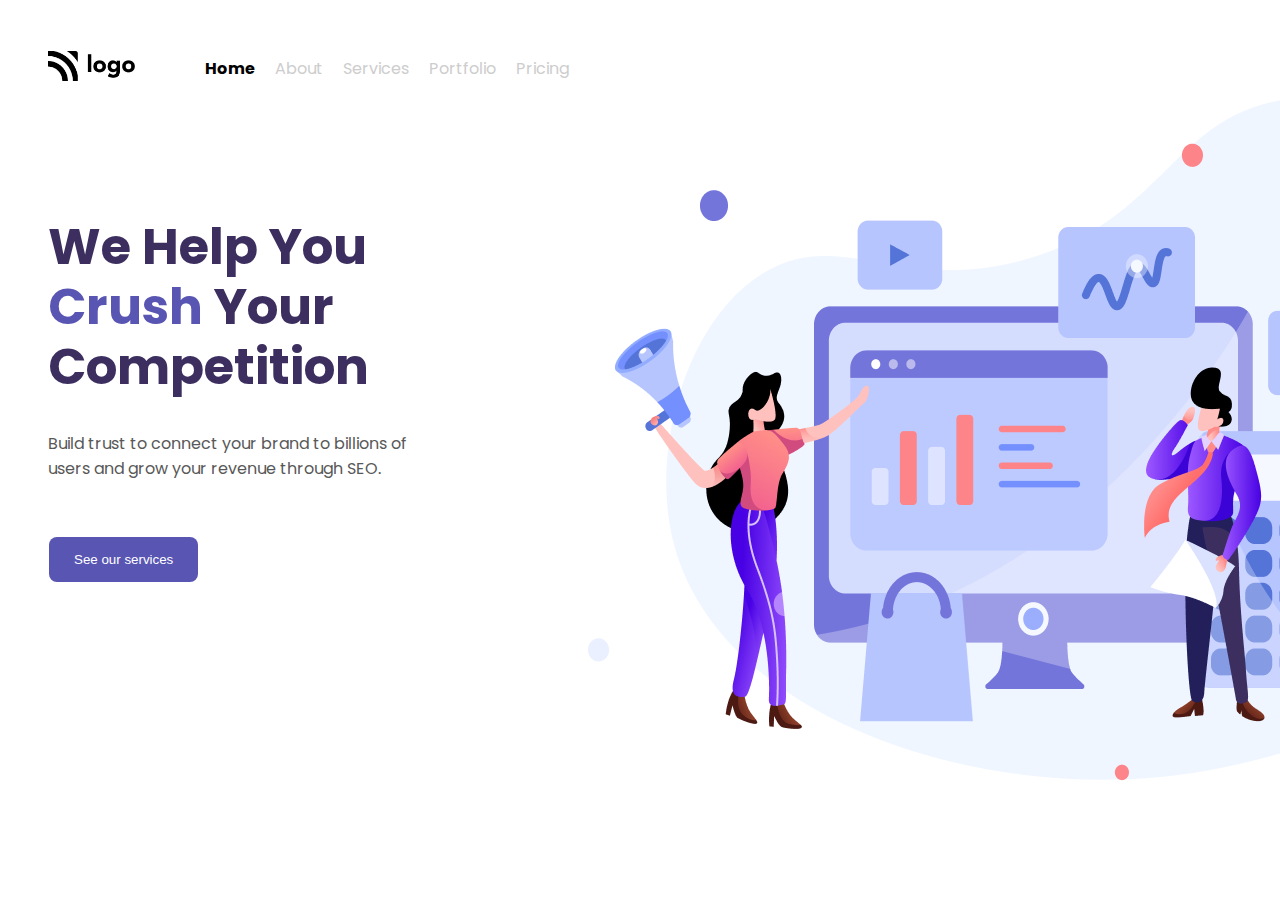
<file: Project-4/index.html>
<!DOCTYPE html>
<html lang="en">
  <head>
    <meta charset="UTF-8" />
    <meta http-equiv="X-UA-Compatible" content="IE=edge" />
    <meta name="viewport" content="width=device-width, initial-scale=1.0" />
    <!-- stylesheet -->
    <link rel="stylesheet" href="style.css" />
    <!-- Font -->
    <link rel="preconnect" href="https://fonts.googleapis.com" />
    <link rel="preconnect" href="https://fonts.gstatic.com" crossorigin />
    <link
      href="https://fonts.googleapis.com/css2?family=Poppins:wght@200;300;400;500;600;700;800&display=swap"
      rel="stylesheet"
    />
    <title>P-4</title>
  </head>
  <body>
    <div class="container">
      <section aria-label="navbar">
        <nav class="navbar-container">
          <div>
            <img
              src="./assets/Logo.png"
              alt="brand-logo"
              height="30px"
              style="margin-top: 11px"
            />
          </div>
          <div class="grow-list">
            <ul class="list">
              <li class="list-item">Home</li>
              <li class="list-item">About</li>
              <li class="list-item">Services</li>
              <li class="list-item">Portfolio</li>
              <li class="list-item">Pricing</li>
            </ul>
          </div>
          <div class="button-group">
            <button class="nav-button">Contact Us</button>
          </div>
        </nav>
      </section>
      <!-- Banner -->
      <section aria-label="banner">
        <div class="banner-container">
          <!-- Left text -->
          <div>
            <h1 class="heading-text">
              We Help You <span style="color: #5955b3">Crush</span> Your
              Competition
            </h1>
            <p class="description">
              Build trust to connect your brand to billions of users and grow
              your revenue through SEO.
            </p>
            <button class="nav-button-btn">See our services</button>
          </div>
          <!-- Right Text -->
          <div class="right">
            <img src="./assets/bg-img.png" alt="illustration" />
          </div>
        </div>
      </section>
    </div>
  </body>
</html>
</file>
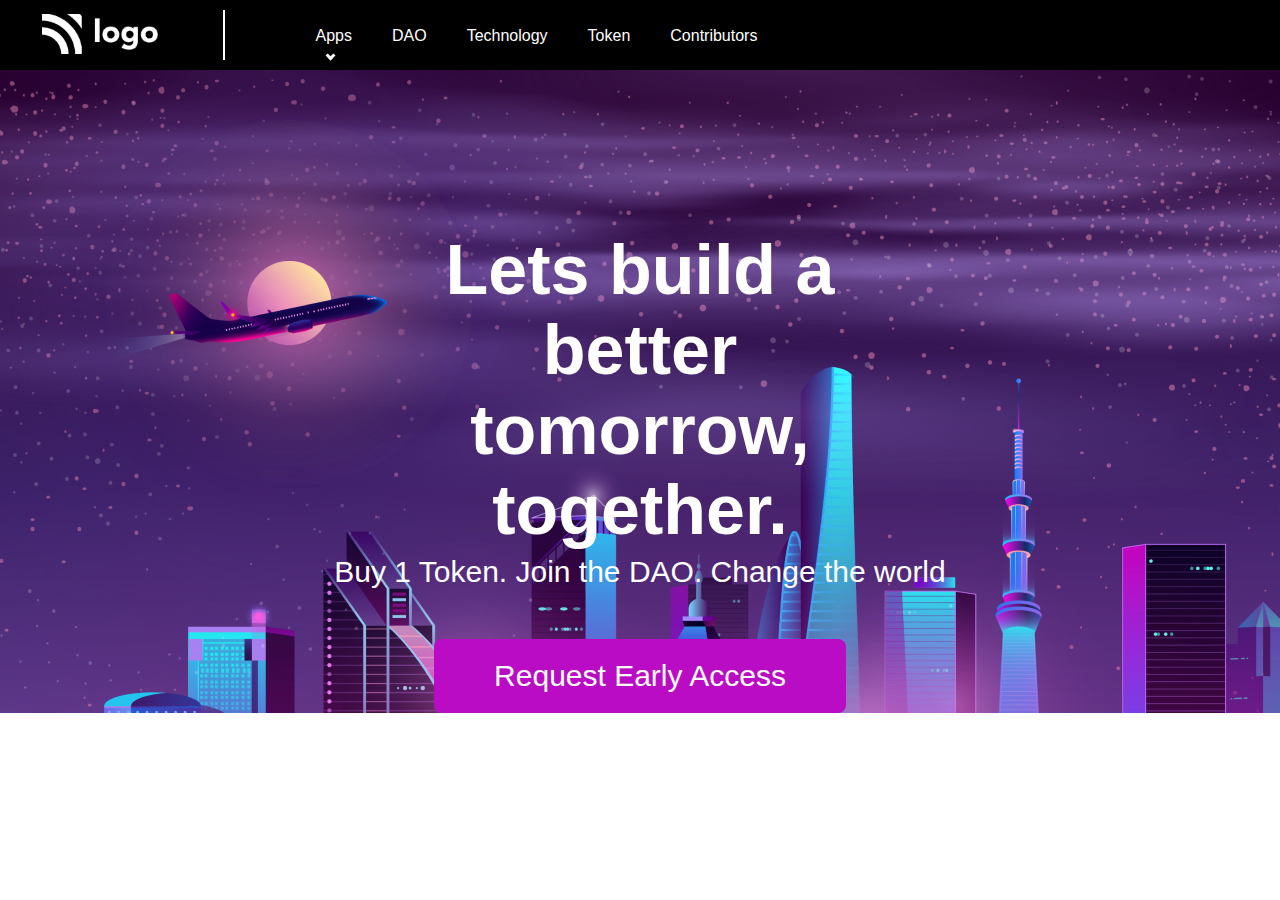
<file: Project-5/index.html>
<!DOCTYPE html>
<html lang="en">
  <head>
    <meta charset="UTF-8" />
    <meta http-equiv="X-UA-Compatible" content="IE=edge" />
    <meta name="viewport" content="width=device-width, initial-scale=1.0" />
    <link rel="stylesheet" href="style.css" />
    <link rel="preconnect" href="https://fonts.googleapis.com" />
    <link rel="preconnect" href="https://fonts.gstatic.com" crossorigin />
    <link
      href="https://fonts.googleapis.com/css2?family=Poppins:wght@200;300;400;500;600;700;800&display=swap"
      rel="stylesheet"
    />
    <link rel="preconnect" href="https://fonts.googleapis.com" />
    <link rel="preconnect" href="https://fonts.gstatic.com" crossorigin />
    <link
      href="https://fonts.googleapis.com/css2?family=Montserrat:wght@600;700;800&display=swap"
      rel="stylesheet"
    />

    <title>P-5</title>
  </head>
  <body>
    <div class="container">
      <section aria-label="navbar">
        <nav class="navbar">
          <div>
            <img src="./assets/white-logo.png" alt="logo" class="logo" />
          </div>
          <div class="line"></div>
          <div class="grow-list">
            <ul class="list">
              <li class="list-item">Apps<i class="arrow down"></i></li>

              <li class="list-item">DAO</li>
              <li class="list-item">Technology</li>
              <li class="list-item">Token</li>
              <li class="list-item">Contributors</li>
            </ul>
          </div>
          <div>
            <button class="button-small">Buy 1 Token</button>
          </div>
        </nav>
      </section>
      <!-- Hero Section -->
      <section aria-label="hero">
        <div class="hero">
          <h1 class="hero-heading">Lets build a better tomorrow, together.</h1>
          <p class="hero-description">
            Buy 1 Token. Join the DAO. Change the world
          </p>
          <button class="button-large">Request Early Access</button>
        </div>
      </section>
    </div>
  </body>
</html>
</file>
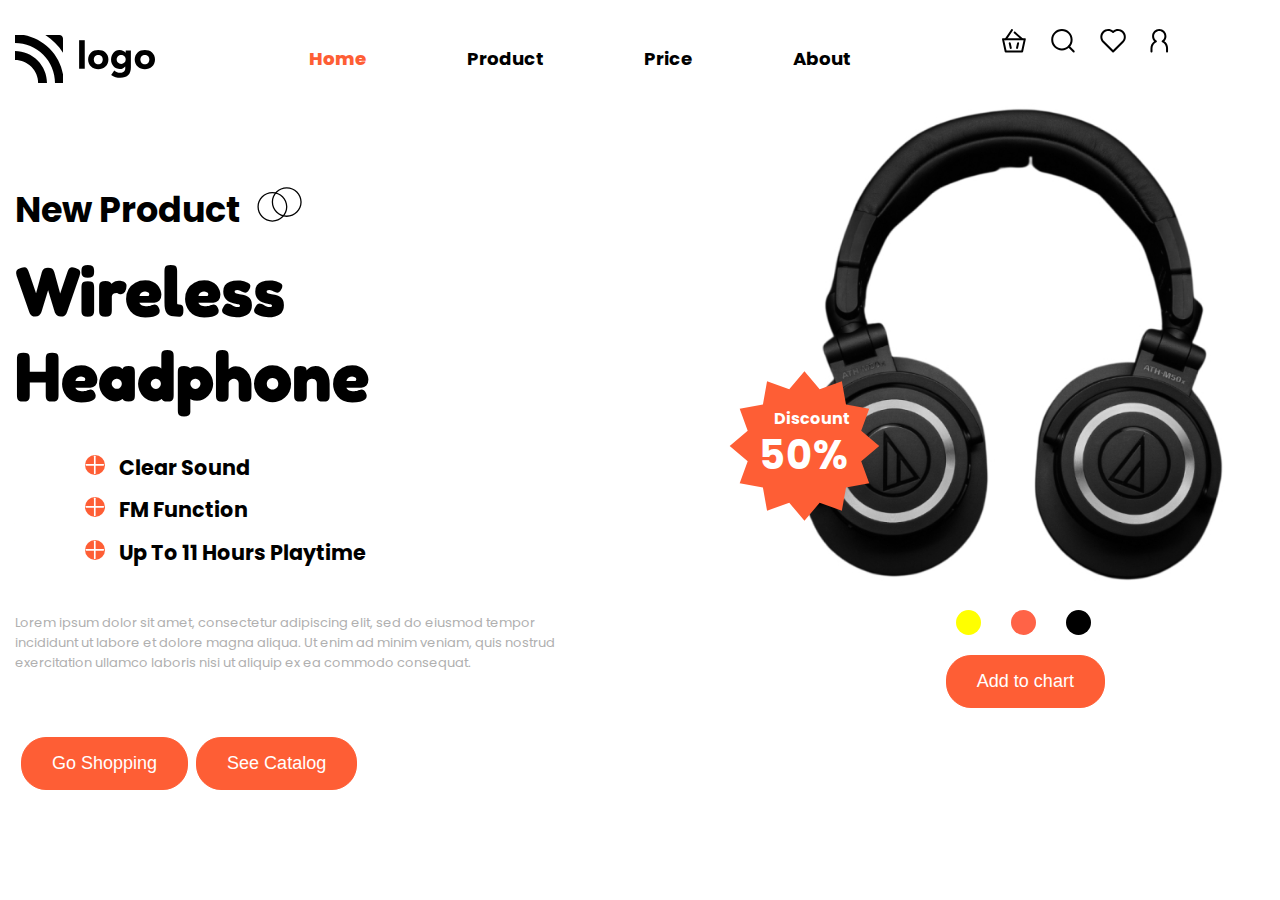
<file: Project-7/index.html>
<!DOCTYPE html>
<html lang="en">
  <head>
    <meta charset="UTF-8" />
    <meta http-equiv="X-UA-Compatible" content="IE=edge" />
    <meta name="viewport" content="width=device-width, initial-scale=1.0" />
    <link rel="stylesheet" href="css/index.css" />
    <link rel="preconnect" href="https://fonts.googleapis.com" />
    <link rel="preconnect" href="https://fonts.gstatic.com" crossorigin />
    <link
      href="https://fonts.googleapis.com/css2?family=Fredoka+One&family=Poppins&display=swap"
      rel="stylesheet"
    />
    <title>P-7</title>
  </head>
  <body>
    <nav class="nav">
      <img src="./images/logo.svg" alt="logo" />
      <div class="nav-items">
        <h5
          class="nav-item active-item"
          style="color: #fe5e35; font-weight: 800"
        >
          Home
        </h5>
        <h5 class="nav-item">Product</h5>
        <h5 class="nav-item">Price</h5>
        <h5 class="nav-item">About</h5>
      </div>
      <div class="actions">
        <img src="./images/actions.svg" alt="actions" />
      </div>
    </nav>
    <div class="intro-section">
      <div class="left-section">
        <h3
          style="
            font-size: 35px;
            font-family: poppins;
            margin-top: 80px;
            margin-bottom: -35px;
          "
        >
          New Product
          <img
            src="./images/circles.svg"
            alt="circles"
            height="35px"
            style="margin-left: 10px"
          />
        </h3>
        <h1 class="H1">Wireless Headphone</h1>
        <div class="sub-headlines">
          <h5 class="sub-headline">
            <img src="./images/plus.svg" alt="plus" class="plus" />
            Clear Sound
          </h5>
          <h5 class="sub-headline">
            <img src="./images/plus.svg" alt="plus" class="plus" />
            FM Function
          </h5>
          <h5 class="sub-headline">
            <img src="./images/plus.svg" alt="plus" class="plus" class="plus" />
            Up To 11 Hours Playtime
          </h5>
        </div>
        <p class="text">
          Lorem ipsum dolor sit amet, consectetur adipiscing elit, sed do
          eiusmod tempor incididunt ut labore et dolore magna aliqua. Ut enim ad
          minim veniam, quis nostrud exercitation ullamco laboris nisi ut
          aliquip ex ea commodo consequat.
        </p>
        <div class="action-btns">
          <button class="action-btn">Go Shopping</button>
          <button class="action-btn">See Catalog</button>
        </div>
      </div>
      <div class="right-section">
        <div class="headphone-div">
          <img
            class="headphone-img"
            src="./images/headphones.jpg"
            alt="headphone"
          />
        </div>
        <div>
          <img src="./images/discount.svg" alt="discount" class="discount" />
          <div class="discount-content">
            <h4>Discount</h4>
            <h1 class="discount-number">50%</h1>
          </div>
        </div>
        <div class="dot-btn">
          <div class="dots">
            <div class="dot yellow-dot"></div>
            <div class="dot tomato-dot"></div>
            <div class="dot black-dot"></div>
          </div>
          <button class="action-btn">Add to chart</button>
        </div>
      </div>
    </div>
  </body>
</html>
</file>
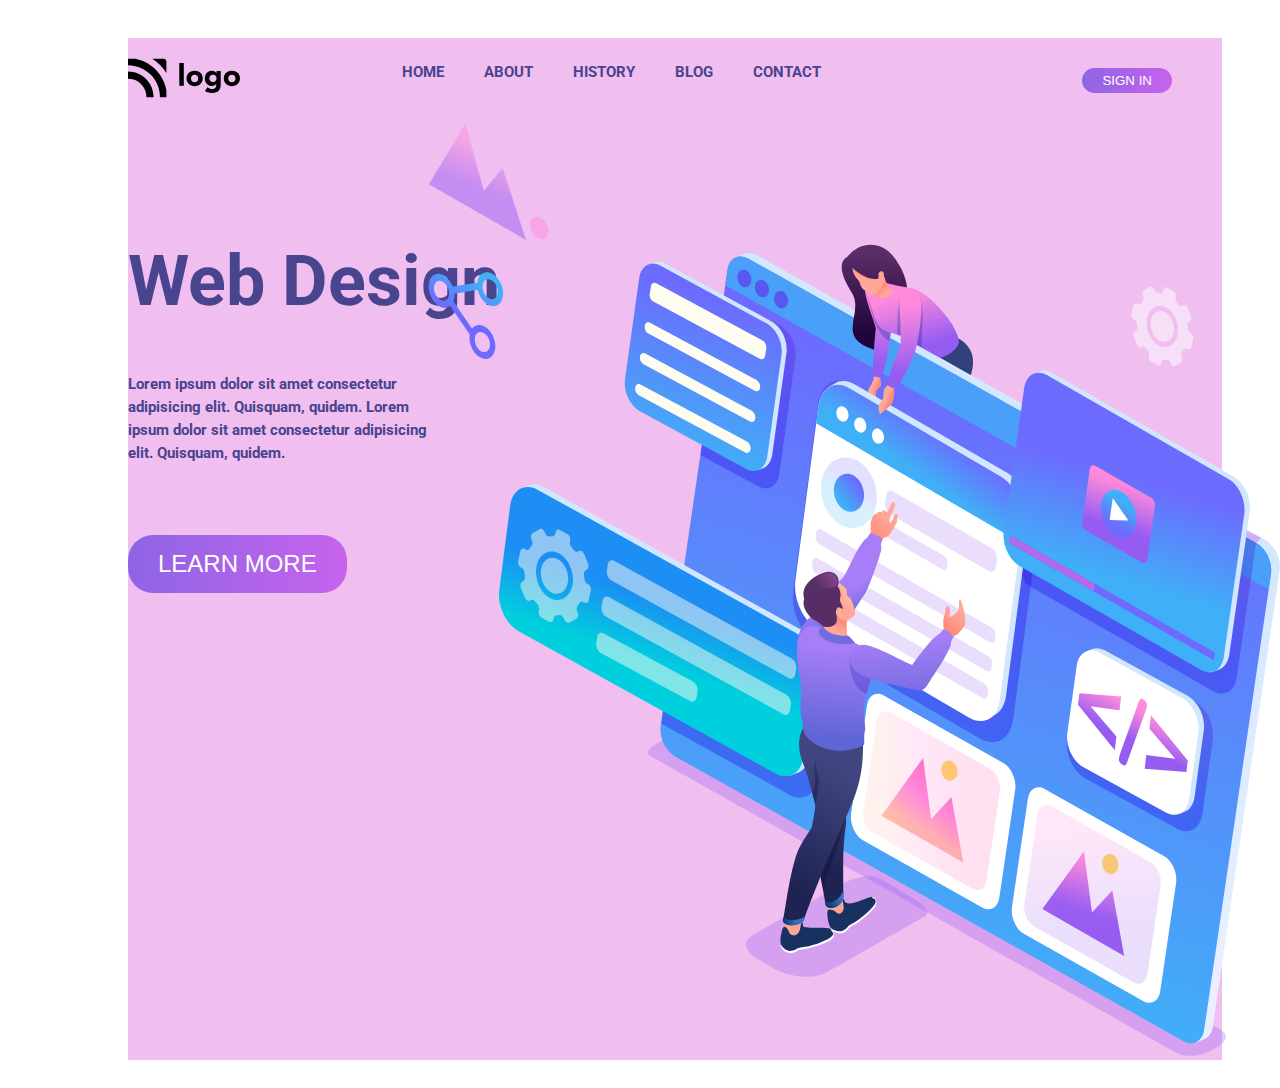
<file: Project-8/index.html>
<!DOCTYPE html>
<html lang="en">
  <head>
    <meta charset="UTF-8" />
    <meta http-equiv="X-UA-Compatible" content="IE=edge" />
    <meta name="viewport" content="width=device-width, initial-scale=1.0" />
    <link rel="stylesheet" href="css/index.css" />
    <link rel="preconnect" href="https://fonts.googleapis.com" />
    <link rel="preconnect" href="https://fonts.gstatic.com" crossorigin />
    <link
      href="https://fonts.googleapis.com/css2?family=Roboto&display=swap"
      rel="stylesheet"
    />
    <title>P-8</title>
  </head>
  <body>
    <div class="main-div">
      <nav class="nav">
        <img
          src="./images/logo.svg"
          alt="logo"
          height="40px"
          style="margin-top: 20px"
        />
        <div class="nav-items">
          <h5 class="nav-item">HOME</h5>
          <h5 class="nav-item">ABOUT</h5>
          <h5 class="nav-item">HISTORY</h5>
          <h5 class="nav-item">BLOG</h5>
          <h5 class="nav-item">CONTACT</h5>
        </div>
        <button class="signin-btn">SIGN IN</button>
      </nav>
      <div class="intro-section">
        <div class="left-section">
          <h1 class="h1">Web Design</h1>
          <h4>
            Lorem ipsum dolor sit amet consectetur adipisicing elit. Quisquam,
            quidem. Lorem ipsum dolor sit amet consectetur adipisicing elit.
            Quisquam, quidem.
          </h4>
          <button class="learn-more-btn">LEARN MORE</button>
        </div>
        <div class="imgs-div">
          <img src="./images/vector.svg" alt="vector-img" class="vector-img" />
          <img
            src="./images/vector-dot.svg"
            alt="vector-dot"
            class="vector-dot"
          />
          <img src="./images/intro-img.svg" alt="intro-img" />
        </div>
      </div>
    </div>
  </body>
</html>
</file>
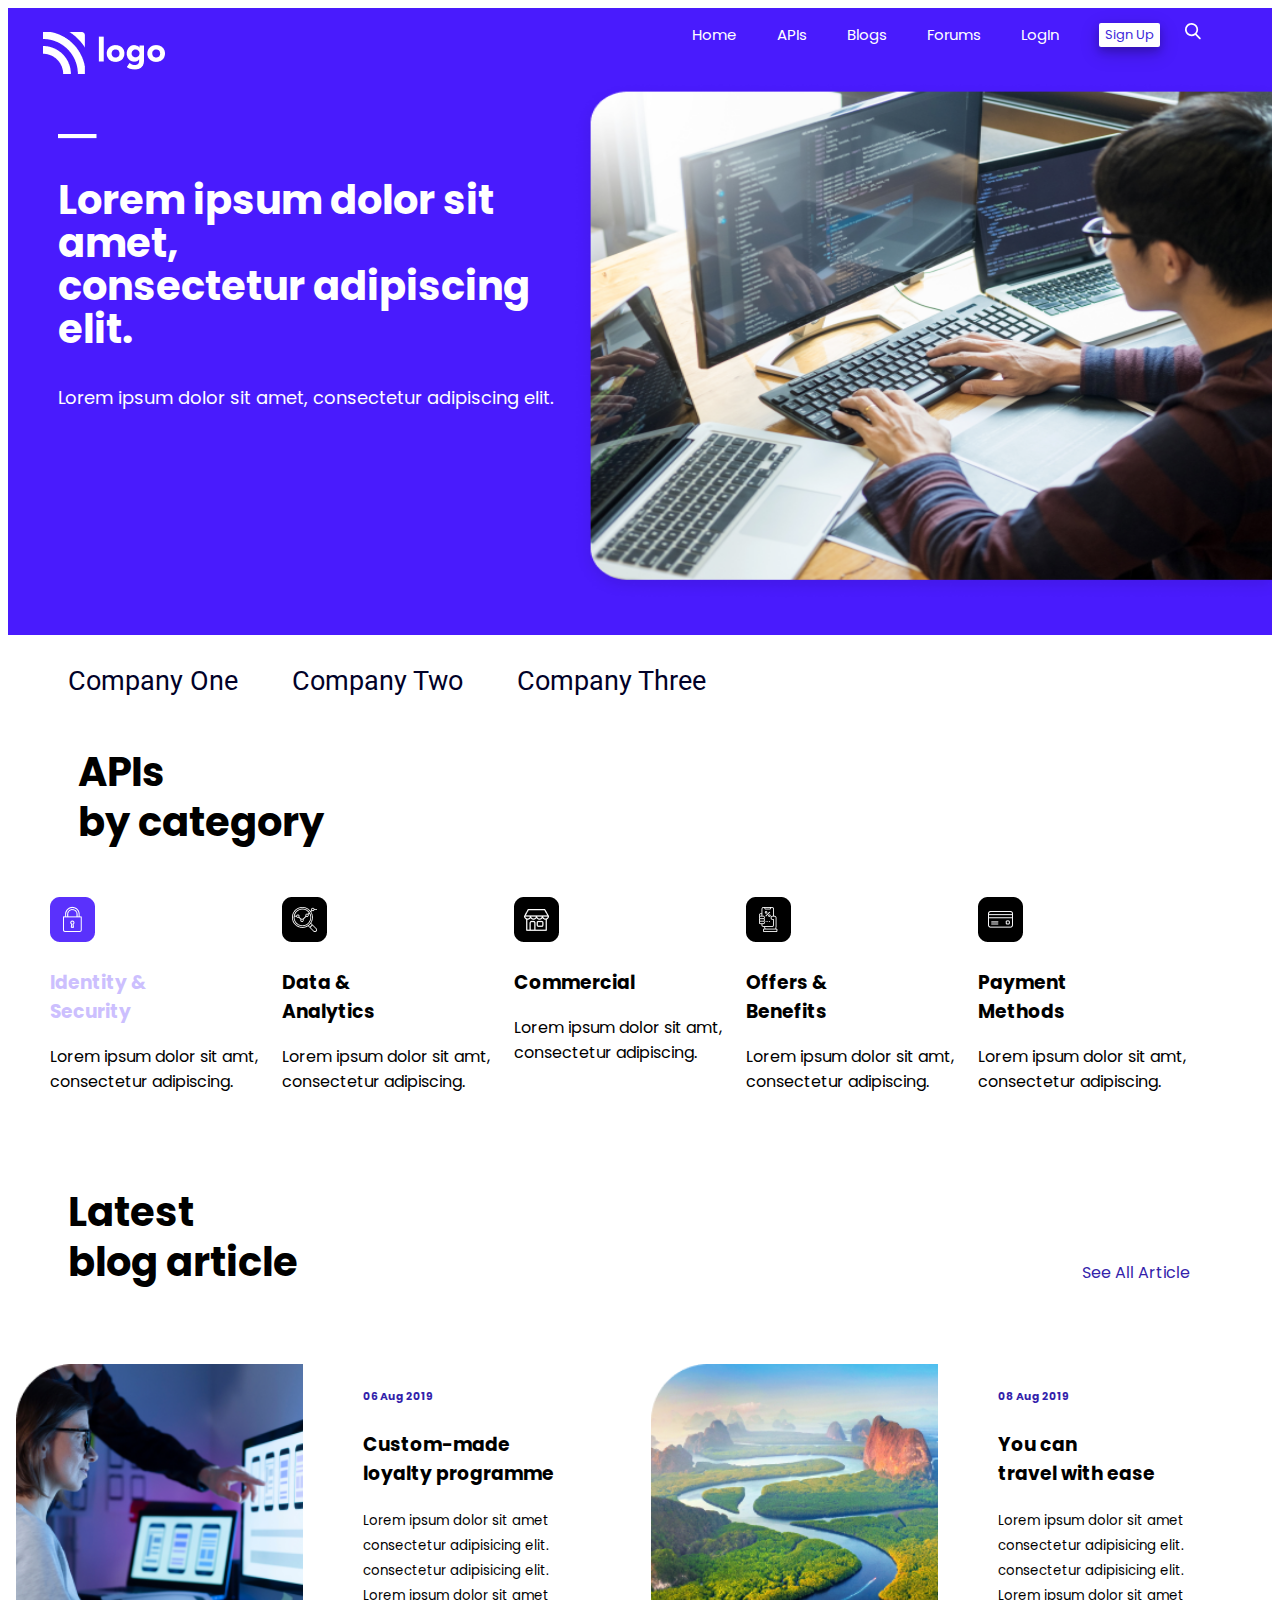
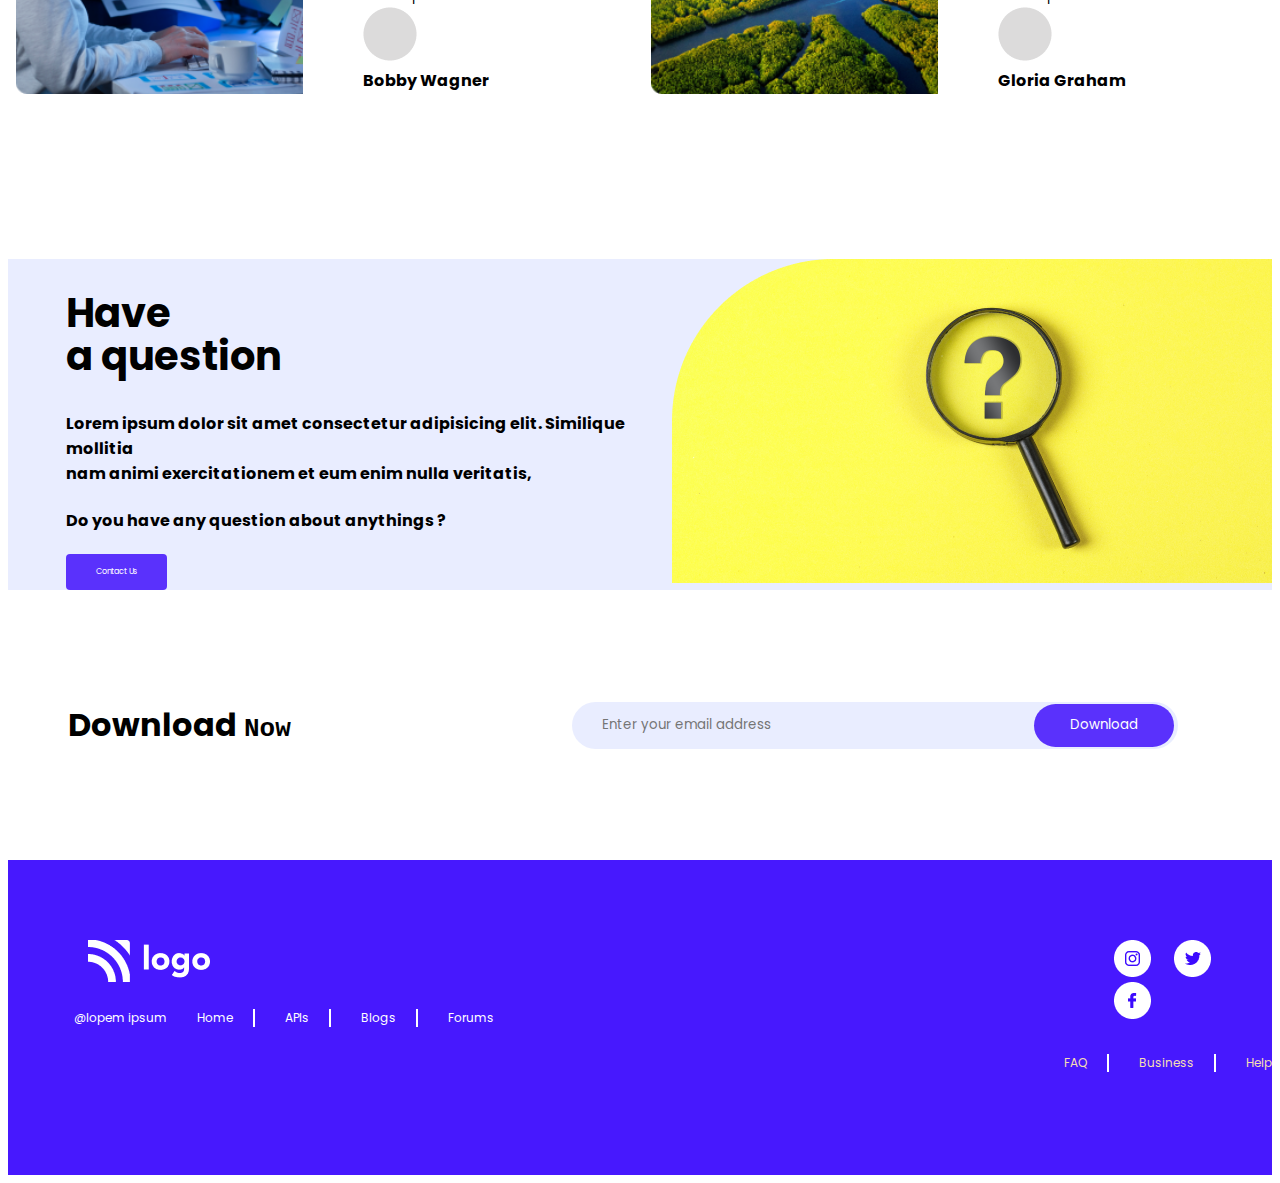
<file: Project-9/index.html>
<!DOCTYPE html>
<html lang="en">
  <head>
    <meta charset="UTF-8" />
    <meta http-equiv="X-UA-Compatible" content="IE=edge" />
    <meta name="viewport" content="width=device-width, initial-scale=1.0" />
    <title>P-9</title>
    <link rel="stylesheet" href="style.css" />
  </head>
  <body>
    <!-- Header Starts -->
    <header class="header">
      <!-- Navigation Bar Starts -->
      <nav class="nav">
        <!-- Navigation items Starts -->
        <a class="nav-item">Home</a>
        <a class="nav-item">APIs</a>
        <a class="nav-item">Blogs</a>
        <a class="nav-item">Forums</a>
        <a class="nav-item">LogIn</a>
        <a class="nav-item-active">Sign Up</a>
        <svg
          class="nav-item"
          width="17"
          height="17"
          viewBox="0 0 13 13"
          fill="none"
          xmlns="http://www.w3.org/2000/svg"
        >
          <path
            fill-rule="evenodd"
            clip-rule="evenodd"
            d="M8.85903 8.24401L11.816 11.321L11.815 11.322C11.991 11.4877 12.0614 11.7369 11.9982 11.9703C11.9349 12.2036 11.7483 12.3831 11.5127 12.4372C11.2771 12.4914 11.0308 12.4113 10.872 12.229L7.89103 9.12901C7.04998 9.72236 6.04531 10.0397 5.01603 10.037C2.66419 10.0372 0.627975 8.40344 0.118589 6.10743C-0.390797 3.81142 0.763438 1.46979 2.89472 0.475412C5.02599 -0.518963 7.56198 0.100953 8.99418 1.96641C10.4264 3.83187 10.3702 6.44192 8.85903 8.24401ZM8.44412 3.59725C7.86941 2.21135 6.51636 1.3082 5.01603 1.30901C2.9693 1.31231 1.31123 2.97128 1.30903 5.01801C1.30903 6.51834 2.21291 7.8709 3.59912 8.44487C4.98532 9.01883 6.58078 8.70114 7.64139 7.63996C8.702 6.57878 9.01883 4.98314 8.44412 3.59725Z"
            fill="white"
          />
        </svg>
      </nav>

      <!-- LOGO -->
      <div>
        <img class="logo" src="./images/Logo.png" />
      </div>
      <div class="bar">
        <!-- Text -->
        <div class="header-text">
          <img src="./images/Rectangle_12.png" />
          <h2 class="h2">
            Lorem ipsum dolor sit amet, <br />consectetur adipiscing elit.
          </h2>
          <p class="p">
            Lorem ipsum dolor sit amet, consectetur adipiscing elit.
          </p>
        </div>

        <!-- Image -->
        <div>
          <img class="header-image" src="./images/IMAGE HERE.png" />
        </div>
      </div>
    </header>
    <!-- Companies -->
    <div class="companies">
      <a class="company-items">Company One</a>
      <a class="company-items">Company Two</a>
      <a class="company-items">Company Three</a>
    </div>

    <!-- API Section -->
    <div class="api">
      <h1 class="api-heading">
        APIs <br />
        by category
      </h1>
      <!-- Cards -->
      <div class="cards">
        <!-- Card 01 -->
        <div class="card-active">
          <img class="card-logo" src="./images/Group 97.png" />
          <h3 class="card-head-active">
            Identity & <br />
            Security
          </h3>
          <p class="card-body">
            Lorem ipsum dolor sit amt, <br />
            consectetur adipiscing.
          </p>
        </div>
        <!-- Card 02 -->
        <div class="card">
          <img class="card-logo" src="./images/Group 98.png" />
          <h3 class="card-head">
            Data & <br />
            Analytics
          </h3>
          <p class="card-body">
            Lorem ipsum dolor sit amt, <br />
            consectetur adipiscing.
          </p>
        </div>
        <!-- Card 03 -->
        <div class="card">
          <img class="card-logo" src="./images/Group 99.png" />
          <h3 class="card-head">Commercial</h3>
          <p class="card-body">
            Lorem ipsum dolor sit amt, <br />
            consectetur adipiscing.
          </p>
        </div>
        <!-- Card 04 -->
        <div class="card">
          <img class="card-logo" src="./images/Group 100.png" />
          <h3 class="card-head">
            Offers & <br />
            Benefits
          </h3>
          <p class="card-body">
            Lorem ipsum dolor sit amt, <br />
            consectetur adipiscing.
          </p>
        </div>
        <!-- Card 05 -->
        <div class="card">
          <img class="card-logo" src="./images/Group 101.png" />
          <h3 class="card-head">
            Payment <br />
            Methods
          </h3>
          <p class="card-body">
            Lorem ipsum dolor sit amt, <br />
            consectetur adipiscing.
          </p>
        </div>
        <i class="fa-solid fa-angle-right"></i>
      </div>
    </div>

    <!-- Blog section -->

    <div class="blog-heading">
      <h1 class="lh50">
        Latest <br />
        blog article
      </h1>
      <p>
       <div class="small-content">See All Article</div>
      </p>
    </div>
    <!-- Blogs -->
    <div class="blog-cards">
      <!-- Blog card 01 -->
      <div class="blog-card">
        <div class="blog-image">
          <img src="./images/Rectangle.png" alt="" height="330px" />
        </div>
        <div class="blog-content">
          <h6 class="h6">06 Aug 2019</h6>
          <h3>
            Custom-made <br />
            loyalty programme
          </h3>
          <small
            >Lorem ipsum dolor sit amet <br />consectetur adipisicing elit.
            <br />
            consectetur adipisicing elit. <br />Lorem ipsum dolor sit
            amet</small
          >
          <div class="blog-bottom">
            <img
              class="blog-card-bottom-image"
              src="./images/IMAGE HERE (2).png"
              alt=""
            />
            <div class="blog-author">
              <b class="blog-author">Bobby Wagner</b>
            </div>
          </div>
        </div>
      </div>

      <!-- Blog card 02 -->

      <div class="blog-card">
        <div class="blog-image">
          <img src="./images/Rectangle Copy.png" alt="" height="330px" />
        </div>
        <div class="blog-content">
          <h6 class="h6">08 Aug 2019</h6>
          <h3>
            You can <br />
            travel with ease
          </h3>
          <small
            >Lorem ipsum dolor sit amet <br />consectetur adipisicing elit.
            <br />
            consectetur adipisicing elit. <br />Lorem ipsum dolor sit
            amet</small
          >

          <div class="blog-bottom">
            <img
              class="blog-card-bottom-image"
              src="./images/IMAGE HERE (2).png"
              alt=""
            />
            <div class="blog-author">
              <b class="blog-author">Gloria Graham</b>
            </div>
          </div>
        </div>
      </div>
    </div>

    <!-- FAQ SECTION -->
    <div class="faq-section">
      <div class="faq-content">
        <h2 class="h2">
          Have <br />
          a question
        </h2>
        <h4>
          Lorem ipsum dolor sit amet consectetur adipisicing elit. Similique
          mollitia <br />nam animi exercitationem et eum enim nulla veritatis,
        </h4>
        <h4>Do you have any question about anythings ?</h4>

        <button class="btn">Contact Us</button>
      </div>
      <div class="faq-image">
        <img src="./images/Rectangle_38-2 (1).png" alt="" />
      </div>
    </div>

    <!-- Download -->
    <div class="download-section">
      <div class="download-content">
        <h1>Download <span class="span"> Now</span></h1>
      </div>
        <div class="download-email">
          <input type="text" placeholder="Enter your email address" id="enter">
          <button class="btn-dow">Download</button>
      </div>
    </div>

    <!-- Download -->
    <div class="footer-section">
      <div class="footer-left">
        <img class="footer-logo" src="./images/Logo.png" alt="" />
        <ul class="list">
          <li class="list-items">@lopem ipsum</li>
          <li class="list-items">Home</li>
          <div class="line"></div>
          <li class="list-items">APIs</li>
          <div class="line"></div>
          <li class="list-items">Blogs</li>
          <div class="line"></div>
          <li class="list-items">Forums</li>
        </ul>
      </div>

      <div class="footer-right">
        <div class="footer-right">
          <img class="footer-logos" src="./images/Group 102.png" alt="" />
          <img class="footer-logos" src="./images/Group 103.png" alt="" />
          <img class="footer-logos" src="./images/Group 104.png" alt="" />
        </div>
        <ul class="logos-list">
          <li class="list-items">FAQ</li>
          <div class="line"></div>
          <li class="list-items">Business</li>
          <div class="line"></div>
          <li class="list-items">Help</li>
        </ul>
      </div>
    </div>
  </body>
</html>
</file>
<file: Project-11/style.css>
body {
  margin: 30px 70px 30px 100px;
  font-family: sans-serif;
}
.logo {
  height: 30px;
}
.nav {
  display: flex;
  justify-content: space-between;
  margin-top: 50px;
}
.items {
  display: flex;
}
.item {
  margin-left: 60px;
  color: rgb(135, 133, 133);
}
.item:first-child {
  color: rgb(14, 0, 0);
  font-weight: 700;
}
.outline-btn-nav {
  margin-top: -25px;
  margin-left: 35px;
  padding: 0 30px;
  font-size: larger;
  border-color: #079ef3;
  color: #079ef3;
  background-color: white;
  border-radius: 8px;
}
.section1 {
  margin-top: 100px;
  display: flex;
  justify-content: space-between;
}
.section2 {
  display: flex;
  justify-content: space-between;
}
.section3 {
  display: flex;
  justify-content: space-between;
}
.sec-img {
  height: 600px;
  width: 600px;
  margin-top: -30px;
}
.btn-main {
  margin-top: 30px;
  padding: 17px 20px;
  color: white;
  background-color: #1583ee;
  font-size: larger;
  border-radius: 8px;
  border: none;
}
.read-btn {
  margin-top: 30px;
  padding: 18px 45px;
  color: white;
  background-color: #1583ee;
  font-size: larger;
  border-radius: 8px;
  border: none;
}
.section4 {
  display: flex;
  justify-content: space-between;
}
.Heading {
  font-size: 55px;
  line-height: 75px;
  width: 550px;
}
.small-text {
  width: 520px;
  line-height: 28px;
  color: rgb(135, 133, 133);
}
.p-text {
  width: 520px;
  line-height: 28px;
  color: rgb(135, 133, 133);
  margin-top: 60px;
}
.section5 {
  margin-top: 80px;
  display: grid;
  grid-template-columns: auto auto auto;
  gap: 90px;
}
.sec-5-img {
  height: 50px;
}
.sec-5-text {
  color: rgb(154, 152, 152);
}
.all-s6 {
  background-color: #079ef3;
  margin: 0 -70px 0 -100px;
  margin-top: 80px;
}
.section6-head {
  padding-top: 70px;
  text-align: center;
  color: white;
  font-size: 50px;
}
.section6 {
  margin-top: 80px;
  height: 120vh;
  display: flex;
  justify-content: center;
  gap: 30px;
}
.green-tik {
  height: 16px;
  margin-left: -25px;
}
.col1 {
  margin-left: 20px;
  background-color: white;
  height: 110vh;
  padding-left: 40px;
  border-radius: 8px;
  width: 20%;
}
.col2 {
  background-color: white;
  height: 110vh;
  border-radius: 8px;
  width: 20%;
}
.bg-black {
  background-color: black;
  color: white;
  border-radius: 8px;
  padding-top: 10px;
  height: 15vh;
}
.pl-40 {
  padding-left: 40px;
}
.col3 {
  background-color: white;
  height: 110vh;
  padding-left: 40px;
  border-radius: 8px;
  width: 20%;
}
.btn-price {
  padding: 12px 20px;
  color: #1583ee;
  background-color: white;
  font-size: larger;
  border-radius: 8px;
  border-color: #1583ee;
  margin-left: 30px;
}
.btn-price-mid {
  margin-top: 20px;
  padding: 12px 20px;
  margin-left: 70px;
  margin-top: 6px;
  color: white;
  background-color: #1583ee;
  font-size: larger;
  border-radius: 8px;
  border: none;
}
.section6 p {
  margin-left: 45px;
}
.section7-head {
  margin-bottom: 60px;
}
.section7 h1 {
  font-size: 50px;
  color: #1d2b4f;
}
.s7-text {
  text-align: center;
  margin-left: 320px;
  width: 710px;
  color: rgb(154, 152, 152);
}
.cards {
  margin-top: 80px;
  display: grid;
  grid-template-columns: auto auto;
  justify-content: center;
  gap: 60px;
}
.card {
  width: 470px;
  line-height: 25px;
  border: 1px solid rgb(224, 222, 222);
  background-color: #ffffff;
  border-radius: 8px;
}
.card p {
  margin-left: 20px;
}
.contact {
  display: flex;
  margin-left: 20px;
}
.contact-img {
  height: 70px;
  margin-top: 12px;
  margin-right: 20px;
}
.section7-head {
  margin-top: 80px;
  text-align: center;
}
.section8 {
  margin: 0 -70px 0 -100px;
  margin-top: 80px;
  display: flex;
  color: white;
  justify-content: space-evenly;
  height: 35vh;
  padding-top: 100px;
  background-color: #1583ee;
}
.outline-btn {
  margin-top: 25px;
  margin-right: 10px;
  padding: 13px 30px;
  border-color: white;
  color: white;
  border-radius: 8px;
  background-color: #1583ee;
}
.section9 {
  margin-top: 80px;
  display: flex;
  height: 35vh;
  justify-content: space-between;
}
.section9 p {
  line-height: 27px;
  color: #888fa2;
}
.lists {
  display: flex;
}
.list {
  margin-right: 180px;
  font-size: x-large;
  font-weight: bolder;
  margin-bottom: 30px;
}
.list-style {
  list-style: none;
  line-height: 37px;
  color: #888fa2;
}
.list-last {
  font-size: x-large;
  font-weight: bolder;
}
.logo-p {
  width: 250px;
}
.social-icons {
  height: 30px;
  width: 30px;
  margin-top: 30px;
}
</file>
<file: Project-12/style.css>
* {
  margin: 0;
}
body {
  font-family: sans-serif;
}
.header-section {
  background-color: gray;
  height: 112vh;
  color: white;
  background-color: #636c79;
}
.navbar {
  display: flex;
  justify-content: space-between;
  height: 10vh;
  padding: 40px 30px 0 100px;
}
.logo {
  height: 40px;
  /* color: white; */
}
.items {
  display: flex;
  margin-left: 260px;
}
.item {
  margin-left: 40px;
  list-style: none;
  font-size: 18px;
  color: rgb(223, 223, 223);
}
.outline-btn {
  padding: 10px 50px;
  font-size: 18px;
  background-color: #636c79;
  border: 2px solid rgb(156, 155, 155);
  color: aliceblue;
  /* margin-bottom: 10px; */
  margin-top: -10px;
}
.img {
  height: 80vh;
  width: 65vh;
  object-fit: cover;
}
.discription-img-1 {
  display: flex;
  padding: 20px 150px;
  justify-content: space-between;
}
.discription-1 {
  width: 50%;
  margin-top: 50px;
}
.discription-1 h1 {
  font-size: 65px;
}
.discription-1 p {
  margin-top: 30px;
  width: 80%;
  color: rgb(205, 204, 204);
  font-size: 20px;
  line-height: 35px;
}
.buttonIn {
  width: 430px;
  height: 100px;
  position: relative;
  margin-top: 55px;
}
.input-text {
  padding-left: 55px;
}
#enter {
  margin: 0px;
  /* padding-left: 40px; */
  width: 100%;
  outline: none;
  height: 60px;
}

#clear {
  position: absolute;
  top: 0;
  right: -18px;
  margin-right: -36px;
  /* z-index: 2; */
  border: none;
  padding: 16px 50px;
  top: 6px;
  font-size: 18px;
  cursor: pointer;
  color: white;
  background-color: #8bb7a2;
}

.email-logo {
  height: 22px;
  position: absolute;
  width: 22px;
  margin-top: 22px;
  margin-left: 20px;
}
.main-section {
  margin: 20px 100px 0 100px;
}

.business-details {
}
.business-details h1 {
  text-align: center;
  margin-left: 400px;
  font-size: 40px;
  width: 600px;
  line-height: 50px;
  margin-top: 100px;
}
.ul-num {
  display: grid;
  grid-template-columns: auto auto auto auto;
  justify-content: center;
  justify-content: space-evenly;
}
.ul-num li {
  font-size: 40px;
  list-style: none;
  font-weight: 700;
  margin-top: 50px;
  margin-bottom: 30px;
}
.ul-num p {
  font-size: 20px;
  font-weight: normal;
  margin-bottom: 50px;
}
.developer-img {
  height: 80vh;
  width: 97%;
  margin-left: 30px;
  justify-content: center;
  object-fit: cover;
}
.head-2 {
  text-align: center;
  font-size: 50px;
  margin-top: 200px;
  margin-bottom: 40px;
  width: 480px;
  margin-left: 400px;
}
.Hero-img {
  height: 74vh;
  width: 74vh;
  object-fit: cover;
}
.discription-img {
  display: flex;
  justify-content: space-around;
  margin: 100px 0;
}
.discription {
  margin-top: 100px;
  width: 40%;
}
.discription h1 {
  font-size: 40px;
  margin-bottom: 30px;
}
.discription p {
  font-size: 20px;
  line-height: 30px;
  color: #636c79;
  /* color: whitesmoke; */
}
.discription button {
  padding: 18px 50px;
  font-size: large;
  margin-top: 42px;
  background-color: #8bb7a2;
  border: none;
  color: white;
}
.discription-h1-p {
  display: flex;
  margin-bottom: 60px;
  margin-top: 200px;
  justify-content: space-between;
}
.discription-h1 {
  font-size: 20px;
  width: 400px;
}
.discription-p {
  font-size: 21px;
  width: 540px;
  color: #636c79;
}
.team-details {
  display: flex;
  justify-content: space-evenly;
}
.img-team {
  height: 58vh;
  width: 48vh;
  object-fit: cover;
  /* margin-bottom: 20px; */
}
.team-details h3 {
  margin: 20px 0;
}
.team-details p {
  width: 319px;
  color: #636c79;
}
.btn-more {
  margin: 55px 0 50px 590px;
  padding: 18px 50px;
  font-size: large;
  background-color: #8bb7a2;
  border: none;
  color: white;
}
.footer-section {
  height: 72.5vh;
  margin-top: 50px;
  background-color: #10181d;
  color: white;
}
.socialMedia-logo {
  display: flex;
  justify-content: space-around;
  gap: 500px;
  color: white;
  margin-bottom: 52px;
  padding-top: 53px;
}
.social-media-icon {
  display: flex;
  margin-right: 150px;
  gap: 10px;
}
.hr-tag {
  margin-left: 157px;
  margin-right: 120px;
}
.link-details {
  display: flex;
  justify-content: space-evenly;
  margin-top: 58px;
}
.link-details li {
  list-style: none;
  line-height: 43px;
  font-size: 15px;
  color: #636c79;
  font-weight: 600;
  /* padding-bottom: 40px; */
}
.link-details ul::first-line {
  font-size: large;
  color: white;
}
</file>
<file: Project-13/style.css>
* {
  font-family: sans-serif;
  margin: 0;
  padding: 0;
}
.navbar {
  background-color: #7030cc;
  color: white;
  display: flex;
  justify-content: space-between;
  padding-top: 60px;
}
.logo {
  padding-left: 185px;
  height: 30px;
}
.items {
  display: flex;
  margin-right: 250px;
}
.item {
  margin-right: 40px;
}
.btn-trial {
  padding: 14px 25px;
  margin-top: -18px;
  margin-left: 40px;
  font-size: large;
  background-color: #1bbcef;
  color: white;
  border: none;
}
.Description-img {
  display: flex;
  background-color: #7030cc;
  color: white;
  justify-content: space-around;
}
.images {
  height: 600px;
  width: 600px;
}
.Description-img h1 {
  font-size: 54px;
  /* justify-content: left; */
  width: 450px;
  margin-left: 180px;
  margin-top: 130px;
}
.Description-img p {
  margin-left: 180px;
  width: 363px;
  margin-top: 50px;
  margin-bottom: 300px;
}
.main-sec {
  display: flex;
  justify-content: space-between;
  margin-top: 200px;
  margin-right: 60px;
}
.arrow {
  height: 25px;
}
.main-sec h1 {
  margin-bottom: 50px;
  width: 400px;
}
.container {
  margin: 70px 0px;
}
.container p {
  width: 300px;
}
.footer-sec {
  /* justify-content: center; */
}
.cards {
  display: flex;
  /* justify-content: space-around; */
  justify-content: center;
  gap: 40px;
  margin-block-end: 10px;
}
.card {
  background-color: #fff;
  filter: drop-shadow(2px 5px 5px rgba(125, 125, 125, 0.489));
  position: relative;
  border-radius: 25px;
  text-align: center;
  height: 220px;
  width: 210px;
  padding-top: 30px;
  gap: 20px;
}
.text {
  margin-top: 40px;
  padding-bottom: 50px;
  border-radius: 15px;
}
.header2 {
  /* margin-left: 550px;
  width: 400px; */
  text-align: center;
  margin-left: 500px;
  font-size: 40px;
  width: 500px;
  line-height: 50px;
  margin-top: 100px;
}
</file>
<file: Project-2/style.css>
* {
  margin: 0;
  padding: 0;
  box-sizing: border-box;
  font-family: "Red Rose", "cursive";
}
body {
  padding: 30px;
  margin: 23px 200px;
}
.bg-img {
  position: absolute;
  z-index: -1;
  height: 95vh;
  width: 69vw;
  object-fit: cover;
}
.container {
  background-color: rgba(41, 44, 75, 0.781);
}

.navbar {
  display: flex;
  padding-top: 30px;
  padding-left: 40px;
}

.list {
  color: gold;
  display: flex;
  margin-left: 180px;
}
.list-item {
  margin-right: 60px;
  list-style: none;
}
.logo {
  height: 30px;
}
.button-small {
  margin-left: 100px;
  padding: 10px 35px;
  background-color: rgb(196, 55, 55);
  color: white;
  border: none;
}

.hero {
  margin-top: 80px;
  text-align: center;
}
.hero-heading {
  color: gold;
  font-size: 100px;
  margin-left: 75px;
  margin-right: 75px;
  line-height: 95px;
}
.button-large {
  margin-top: 40px;
  padding: 15px 42px;
  background-color: rgb(196, 55, 55);
  color: white;
  border: none;
  font-size: xx-large;
}
.bottom {
  margin-left: 880px;
}
</file>
<file: Project-4/style.css>
body {
  font-family: "Orbitron", sans-serif;
  font-family: "Poppins", sans-serif;
}
.container {
  margin: 40px;
}
.navbar-container {
  display: flex;
}
.list {
  display: flex;
  margin-left: 30px;
}
.list-item {
  list-style: none;
  margin-right: 20px;
  color: #cdcdcd;
}
.grow-list {
  color: #585858;
}
.list-item:first-child {
  font-weight: 700;
  color: black;
}
.nav-button {
  margin-left: 760px;
  padding: 12px 20px;
  border-radius: 8px;
  background-color: #5955b3;
  color: white;
  border: none;
}
.heading-text {
  font-size: 50px;
  width: 400px;
  margin-top: 120px;
  line-height: 60px;

  /* margin-right: 1000px; */
  color: #3c2f60;
}
.description {
  width: 400px;
  color: #585858;
}
.nav-button-btn {
  margin-left: 1px;
  margin-top: 40px;
  padding: 15px 25px;
  border-radius: 8px;
  background-color: #5955b3;
  color: white;
  border: none;
}

.banner-container {
  display: flex;
}
.right {
  margin-left: 140px;
}
</file>
<file: Project-5/style.css>
* {
  margin: 0;
  padding: 0;
  outline: 0;
}
body {
  font-family: "Alegreya Sans SC", sans-serif;
}
.navbar {
  display: flex;
  background-color: black;
  color: white;
  height: 70px;
}
.logo {
  height: 40px;
  margin-top: 14px;
  margin-left: 42px;
}
.line {
  margin-left: 65px;
  border: 0.5px solid white;
  margin-top: 10px;
  margin-bottom: 10px;
}
.list {
  display: flex;
  margin-left: 90px;
}
.list-item {
  list-style: none;
  margin-right: 40px;
  margin-top: 27px;
}
.button-small {
  margin-left: 540px;
  margin-top: 18px;
  padding: 8px 25px;
  border-radius: 8px;
  background-color: #ba0cc5;
  color: white;
}
.hero {
  background-image: url("./assets/bg.png");
  height: 643px;
  text-align: center;
  color: white;
}
.hero-heading {
  font-size: 70px;
  /* width: 450px; */
  padding-top: 160px;
  margin-left: 420px;
  margin-right: 420px;
}
.hero-description {
  font-size: 30px;
  padding-top: 5px;
}
.button-large {
  margin-top: 50px;
  padding: 20px 60px;
  border-radius: 8px;
  background-color: #ba0cc5;
  color: white;
  border: none;
  font-size: 30px;
}
.arrow {
  border: solid rgb(255, 251, 251);
  border-width: 0 3px 3px 0;
  display: inline-block;
  padding: 2px;
  margin-left: 12px;
}
.down {
  transform: rotate(45deg);
  -webkit-transform: rotate(45deg);
}
</file>
<file: Project-7/css/index.css>
body {
  font-family: "Orbitron", sans-serif;
  font-family: "Poppins", sans-serif;
  height: 100%;
  margin: 15px;
}
.nav {
  display: flex;
  justify-content: space-between;
}
.nav-items {
  display: flex;
  /* margin-left: 200px; */
  font-size: 22px;
}
.nav-item {
  margin-left: 100px;
}
.actions {
  /* margin-left: 240px; */
}
.intro-section {
  display: flex;
  flex-direction: row;
  /* display: grid;
  grid-template-columns: auto auto; */
}
.left-section {
  font-size: 30px;
}
.H1 {
  font-size: 70px;
  font-family: "Fredoka One";
}
.sub-headlines {
  margin-left: 70px;
  font-size: 25px;
  margin-top: -15px;
}
.text {
  font-size: small;
  width: 570px;
  margin-top: 70px;
  margin-bottom: 63px;
  color: rgb(176, 176, 176);
}
.sub-headline {
  margin-bottom: -25px;
}
.action-btns {
  margin-left: 6px;
  margin-top: 30px;
}
.action-btn {
  padding: 15px 30px;
  border-radius: 25px;
  background-color: #fe5e35;
  color: white;
  border: 1px solid #fe5e35;
  font-size: large;
}
.right-section {
  /* display: flex; */
  /* justify-content: center; */
  /* flex-direction: row; */
  /* margin-left: 30px; */
  /* align-items: center; */
}
.headphone-div {
}
.headphone-img {
  margin-left: 120px;
  height: 500px;
}
.discount {
  /* margin-bottom: 80px; */
  margin-top: -239px;
  margin-left: 83px;
  height: 150px;
  /* padding-top: -40px; */
  position: absolute;
}
.discount-content {
  position: absolute;
  margin-top: -225px;
  margin-left: 128px;

  color: white;
}
.discount-number {
  position: absolute;
  font-size: 40px;
  font-weight: 700;
  margin-left: -15px;
  margin-top: -28px;
}
.plus {
  height: 20px;
  background-color: #fe5e35;
  border-radius: 10px;
  margin-right: 10px;
  margin-top: 5px;
}
.dot {
  height: 25px;
  width: 25px;
  border-radius: 12.5px;
  margin-right: 30px;
  margin-bottom: 20px;
}
.yellow-dot {
  background-color: yellow;
}
.tomato-dot {
  background-color: tomato;
}
.black-dot {
  background-color: black;
}
.dots {
  display: flex;
  margin-left: 10px;
}
.dot-btn {
  margin-left: 300px;
}
</file>
<file: Project-8/css/index.css>
body {
  padding: 30px 50px 20px 120px;
}

.nav {
  display: flex;
  justify-content: space-between;
}
.nav-items {
  display: flex;
  margin-right: 60px;
}
.nav-item {
  margin-right: 40px;
  font-size: 15px;
  font-family: "roboto";
  color: rgb(73, 68, 142);
}
.signin-btn {
  background: linear-gradient(90deg, #8e65e5 0%, #c663ed 100%);
  border: none;
  padding: -2px -10px;
  margin: 30px 0px;
  margin-right: 50px;
  padding: 5px 20px;
  border-radius: 15px;
  color: white;
}
.intro-section {
  display: flex;
}
.left-section {
  float: left;
  margin-top: 100px;
  width: 300px;
  font-family: "roboto";
  font-size: 15px;
  line-height: 23px;
  color: rgb(73, 68, 142);
}
.h1 {
  margin-bottom: 80px;
  font-size: 70px;
  width: 450px;
}
.learn-more-btn {
  margin-top: 50px;
  padding: 15px 30px;
  font-size: x-large;
  border-radius: 25px;
  color: white;
  border: none;
  background: linear-gradient(90deg, #8e65e5 0%, #c663ed 100%);
}
.imgs-div {
  float: right;
}
.main-div {
  background-color: #f1bef0;
}
</file>
<file: Project-9/style.css>
/* POPPINS FONT FAMILY */
@import url("https://fonts.googleapis.com/css2?family=Poppins&display=swap");
@import url("https://fonts.googleapis.com/css2?family=Righteous&display=swap");
@import url("https://fonts.googleapis.com/css2?family=Edu+SA+Beginner&family=Edu+TAS+Beginner&family=Fredoka+One&family=Ibarra+Real+Nova:ital,wght@1,600&family=Lato:ital,wght@0,900;1,300&family=Montserrat:ital,wght@1,500;1,700&family=Oswald:wght@700&family=Raleway:ital,wght@1,100&family=Roboto:wght@500;700;900&family=Source+Sans+Pro:wght@700&display=swap");
* {
  font-family: "Poppins", sans-serif;
}
.nav {
  display: flex;
  flex-direction: row;
  justify-content: end;
  color: white;
  margin-right: 30px;
}
.nav-item {
  margin-right: 40px;
  font-size: 15px;
}
.nav-item-active {
  background-color: white;
  color: rgb(64, 41, 218);
  border-radius: 2px;
  margin-right: 25px;
  padding: 2px 6px;
  font-size: 13px;
  box-shadow: 0 4px 8px 0 rgba(0, 0, 0, 0.2), 0 6px 20px 0 rgba(0, 0, 0, 0.19);
}
.logo {
  margin: -15px 0 0 -15px;
}
.header {
  padding: 15px 0 0 50px;
  /* background: linear-gradient(90deg, #341fab 0%, #e9a9f9 100%); */
  background-color: #491bfd;
  color: white;
  height: 68vh;
}
.bar {
  display: flex;
  justify-content: space-between;
}
.header-text {
  margin-top: 40px;
}
.header-image {
  width: 700px;
  height: 520px;
}
.h2 {
  font-size: 40px;
}
.p {
  font-size: 18px;
}
.companies {
  justify-content: space-between;
  margin: 30px 0 0 60px;
}
.company-items {
  color: rgb(1, 1, 40);
  font-size: 27px;
  justify-content: space-evenly;
  margin-right: 50px;
  font-family: "Roboto";
}
.api {
  /* margin-top: 50px; */
  /* margin-left: 30px; */
  margin: 50px 0 50px 30px;
}
.card-head-active {
  color: #ccbffe;
}
.card-active {
  background-color: #ffffff;
}
.api-heading {
  font-size: 40px;
  font-weight: bolder;
  margin-left: 40px;
  margin-bottom: 50px;
  line-height: 50px;
  /* font-family: "Poppins"; */
}
.cards {
  display: flex;
  flex-direction: row;
  justify-content: space-around;
  margin-right: 50px;
}
/* .card {
  margin-right: 10px;
} */
.fa-solid fa-angle-right {
  background-color: #341fab;
  justify-content: center;
  height: 20px;
  border-radius: 10px;
  margin-right: 10px;
  margin-top: 5px;
}
.blog-heading {
  display: flex;
  justify-content: space-between;
  font-size: 20px;
  margin-left: 60px;
  margin-bottom: 50px;
}
.small-content {
  color: #341fab;
}
.blog-cards {
  display: flex;
  flex-direction: row;
  justify-content: space-around;
  height: 55vh;
}
.blog-card {
  display: flex;
  /* justify-content: space-between; */
  flex-direction: row;
  margin-right: 80px;
}
.blog-content {
  margin-left: 60px;
}
.h6 {
  color: #341fab;
}
.faq-section {
  background-color: #e9edff;
  display: flex;
  flex-direction: row;
  justify-content: space-between;
}
.faq-content {
  /* padding-left: 40px; */
  margin-left: 58px;
}
.h2 {
  line-height: 43px;
}
.lh50 {
  line-height: 50px;
}
.btn {
  color: white;
  background-color: #5a31fc;
  border: none;
  border-radius: 4px;
  padding: 12px 30px;
  font-size: 8px;
}
.download-section {
  display: flex;
  height: 30vh;
  justify-content: space-between;
  align-items: center;
}
.download-content {
  margin-left: 60px;
}
.span {
  font-family: monospace;
}
.download-email {
  width: 570px;
  margin-right: 130px;
  position: relative;
}
.btn-dow {
  position: absolute;
  top: 0;
  border-radius: 25px;
  right: 0px;
  z-index: 2;
  border: none;
  top: 2px;
  right: -30px;
  height: 43px;
  width: 140px;
  cursor: pointer;
  color: white;
  background-color: #5a31fc;
  transform: translateX(2px);
  /* margin-left: 20px; */
}
#enter {
  margin: 0px;
  padding: 6px;
  width: 100%;
  outline: none;
  height: 35px;
  padding-left: 30px;
  border-radius: 25px;
  background-color: #e9edff;
  color: black;
  border: none;
}
.footer-section {
  display: grid;
  grid-template-columns: 1fr 1fr;
  justify-content: space-between;
  background-color: #4718fe;
  height: 35vh;
}
.footer-left {
  color: white;
  margin: 80px 0 0 80px;
}
.list {
  margin-left: -84px;
  margin-top: 20px;
  font-size: 12px;
}
.list-items {
  margin-left: 30px;
}
.footer-right {
  color: wheat;
  margin: 40px 0 30px 265px;
  font-size: 12px;
}
.footer-logos {
  margin-right: 20px;
}
.logos-list {
  margin-left: 145px;
}
.list {
  display: flex;
  flex-direction: row;
  list-style: none;
}
.logos-list {
  display: flex;
  flex-direction: row;
  list-style: none;
}
.line {
  border: 0.5px solid white;
  margin-left: 20px;
  /* margin-top: 10px; */
  /* margin-bottom: 10px; */
}
.small-content {
  margin-right: -310px;
  margin-top: 100px;
  font-size: medium;
}
</file>
